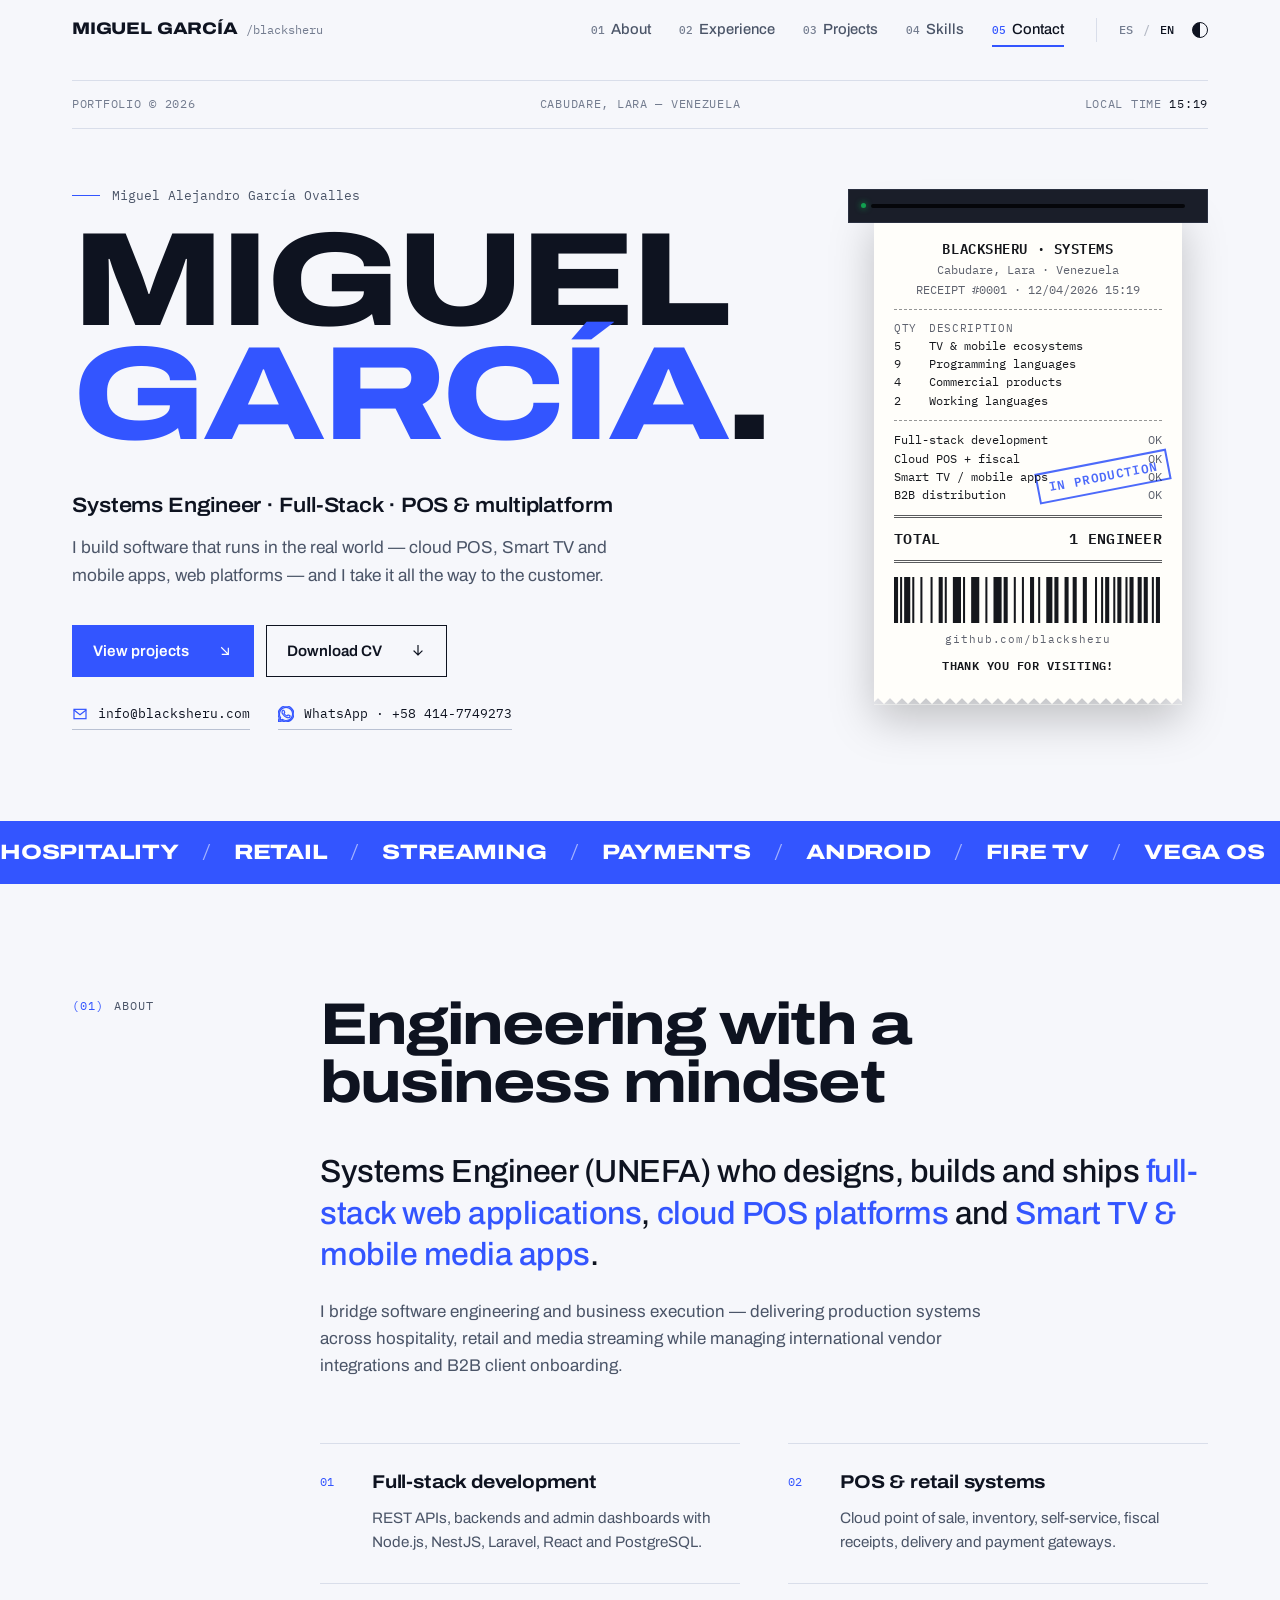
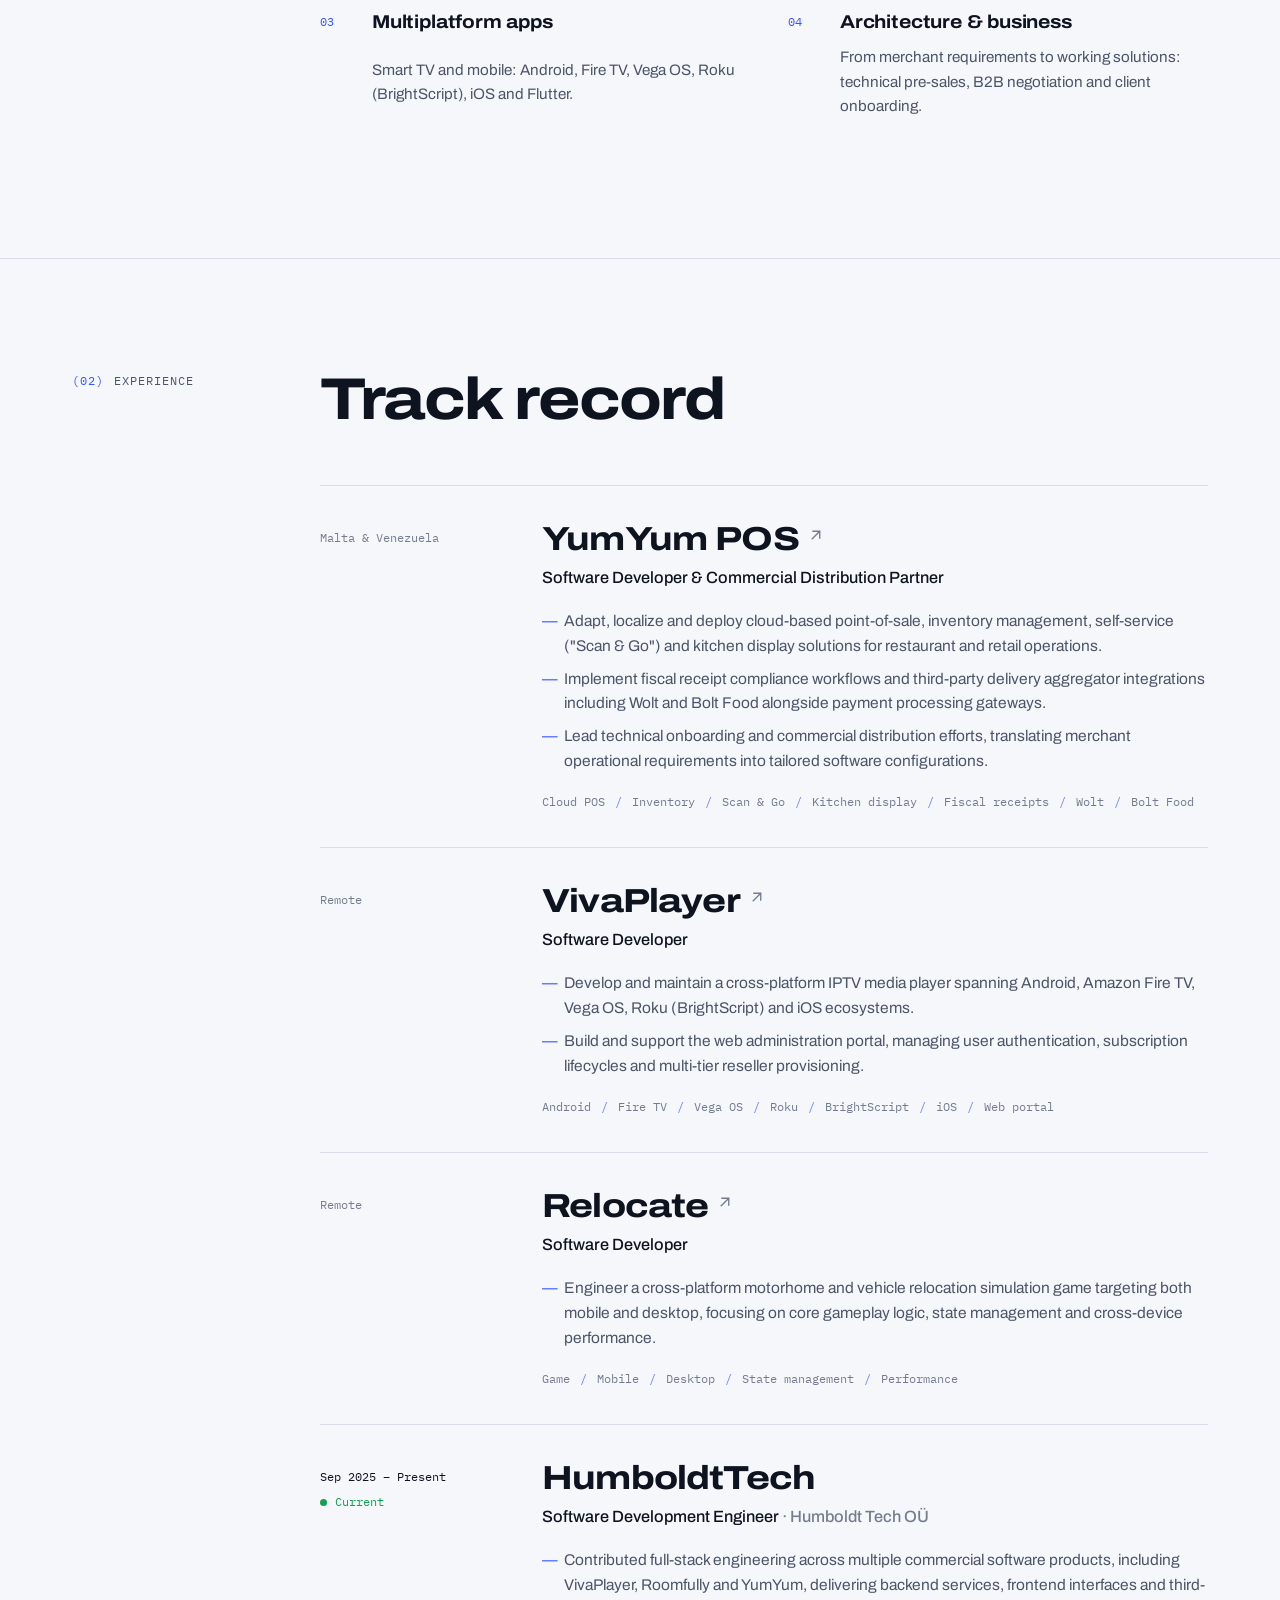
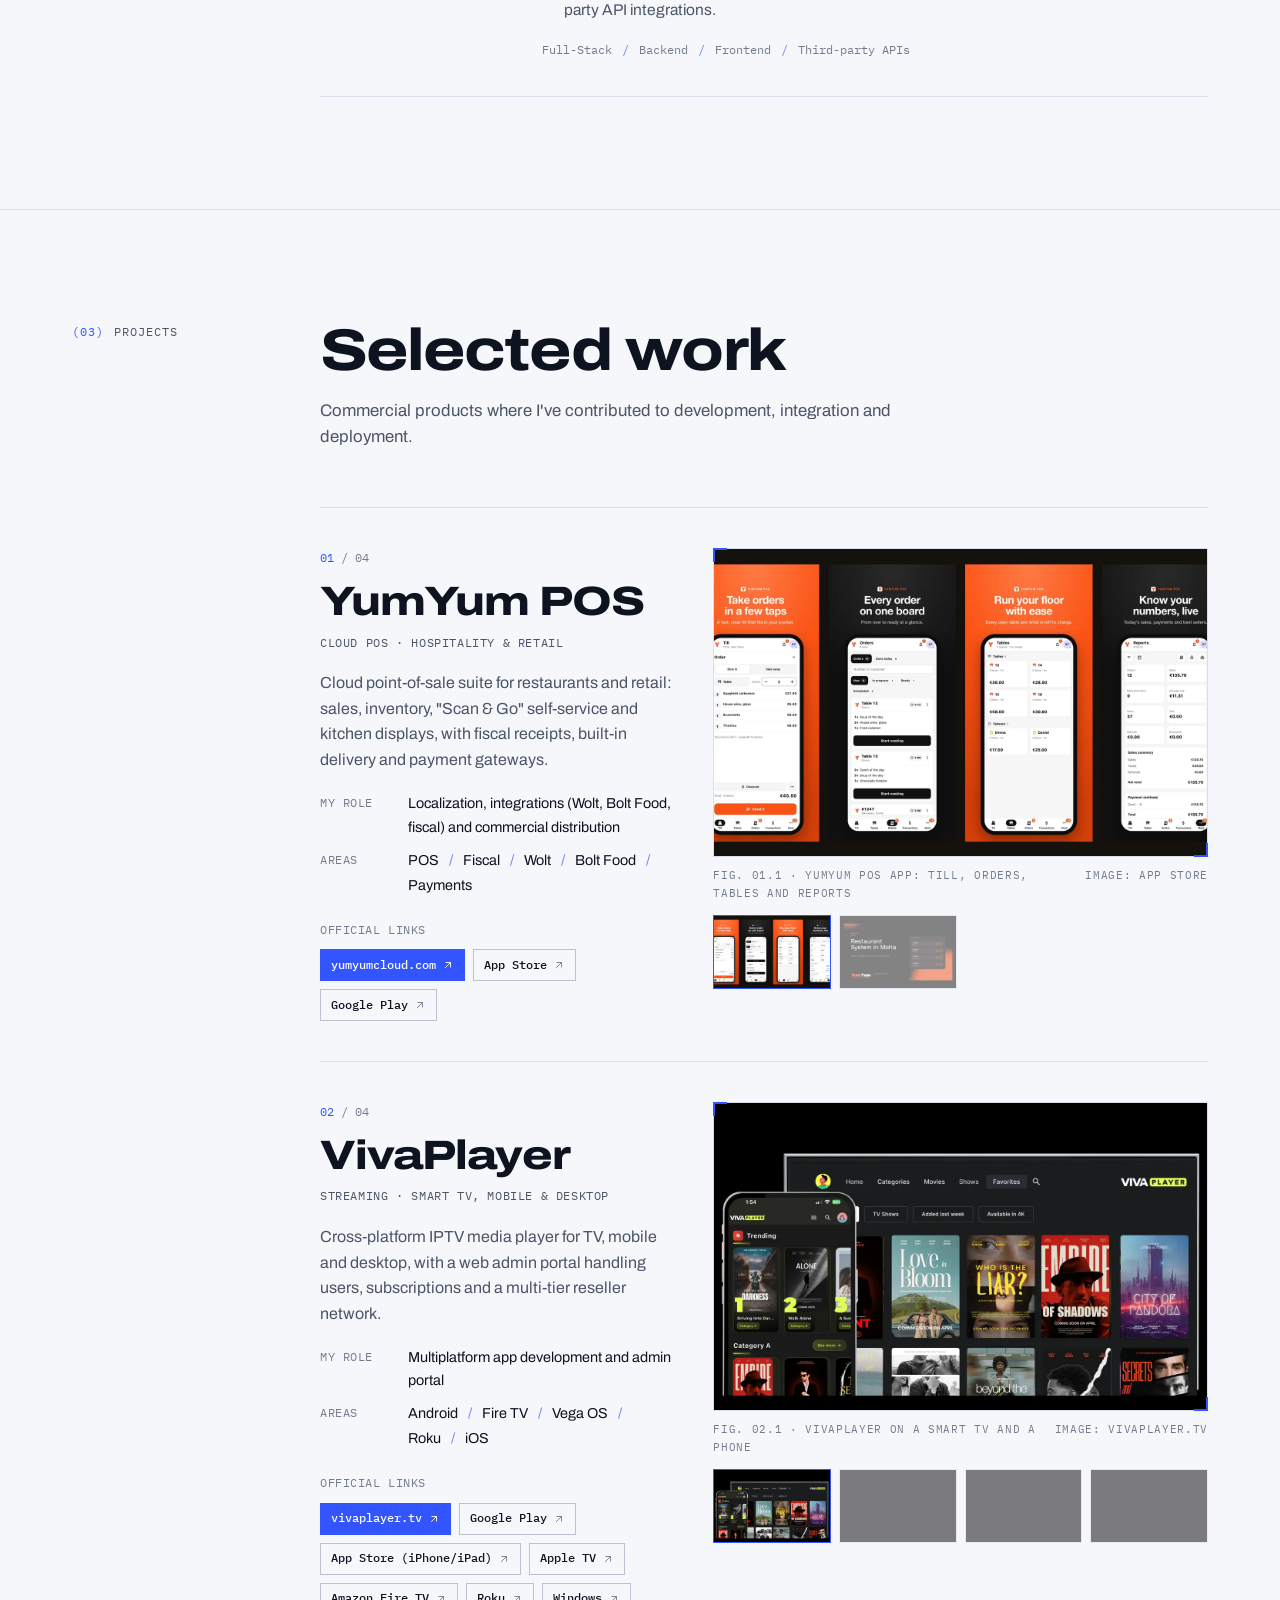
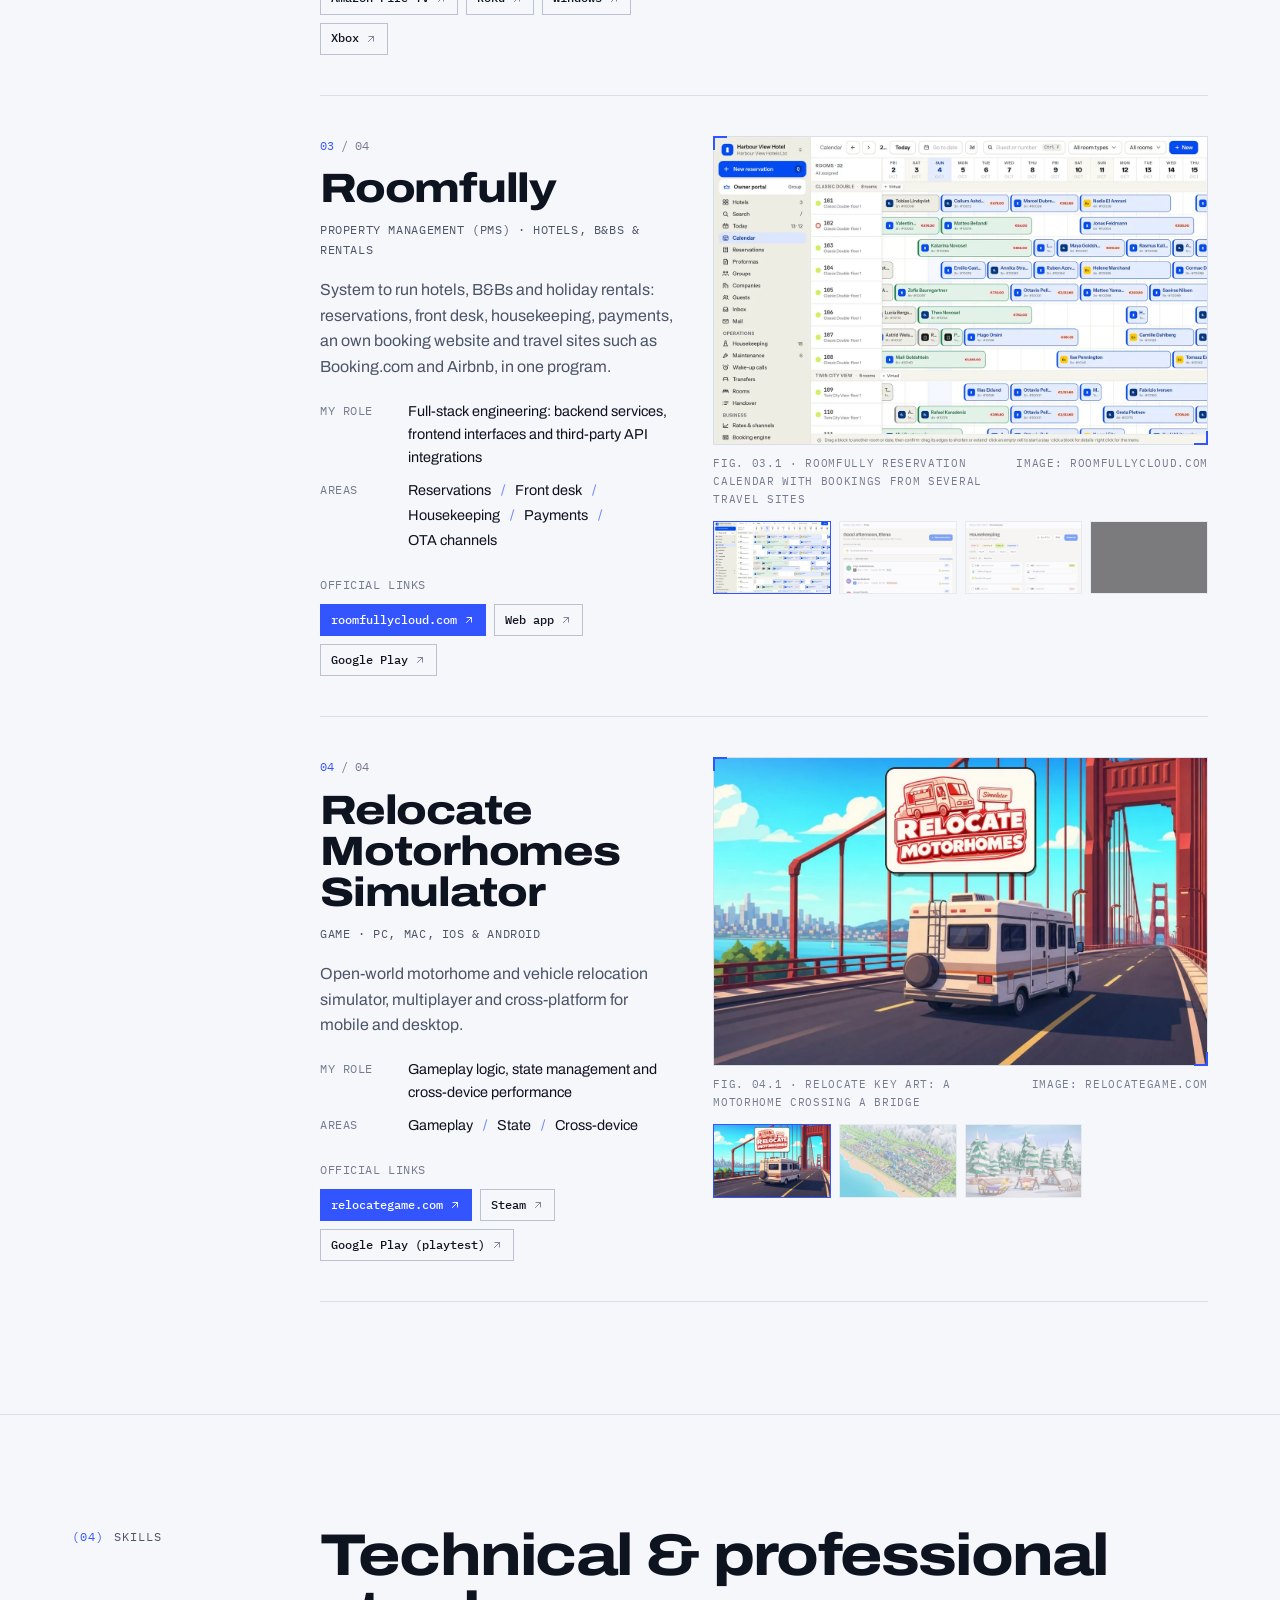
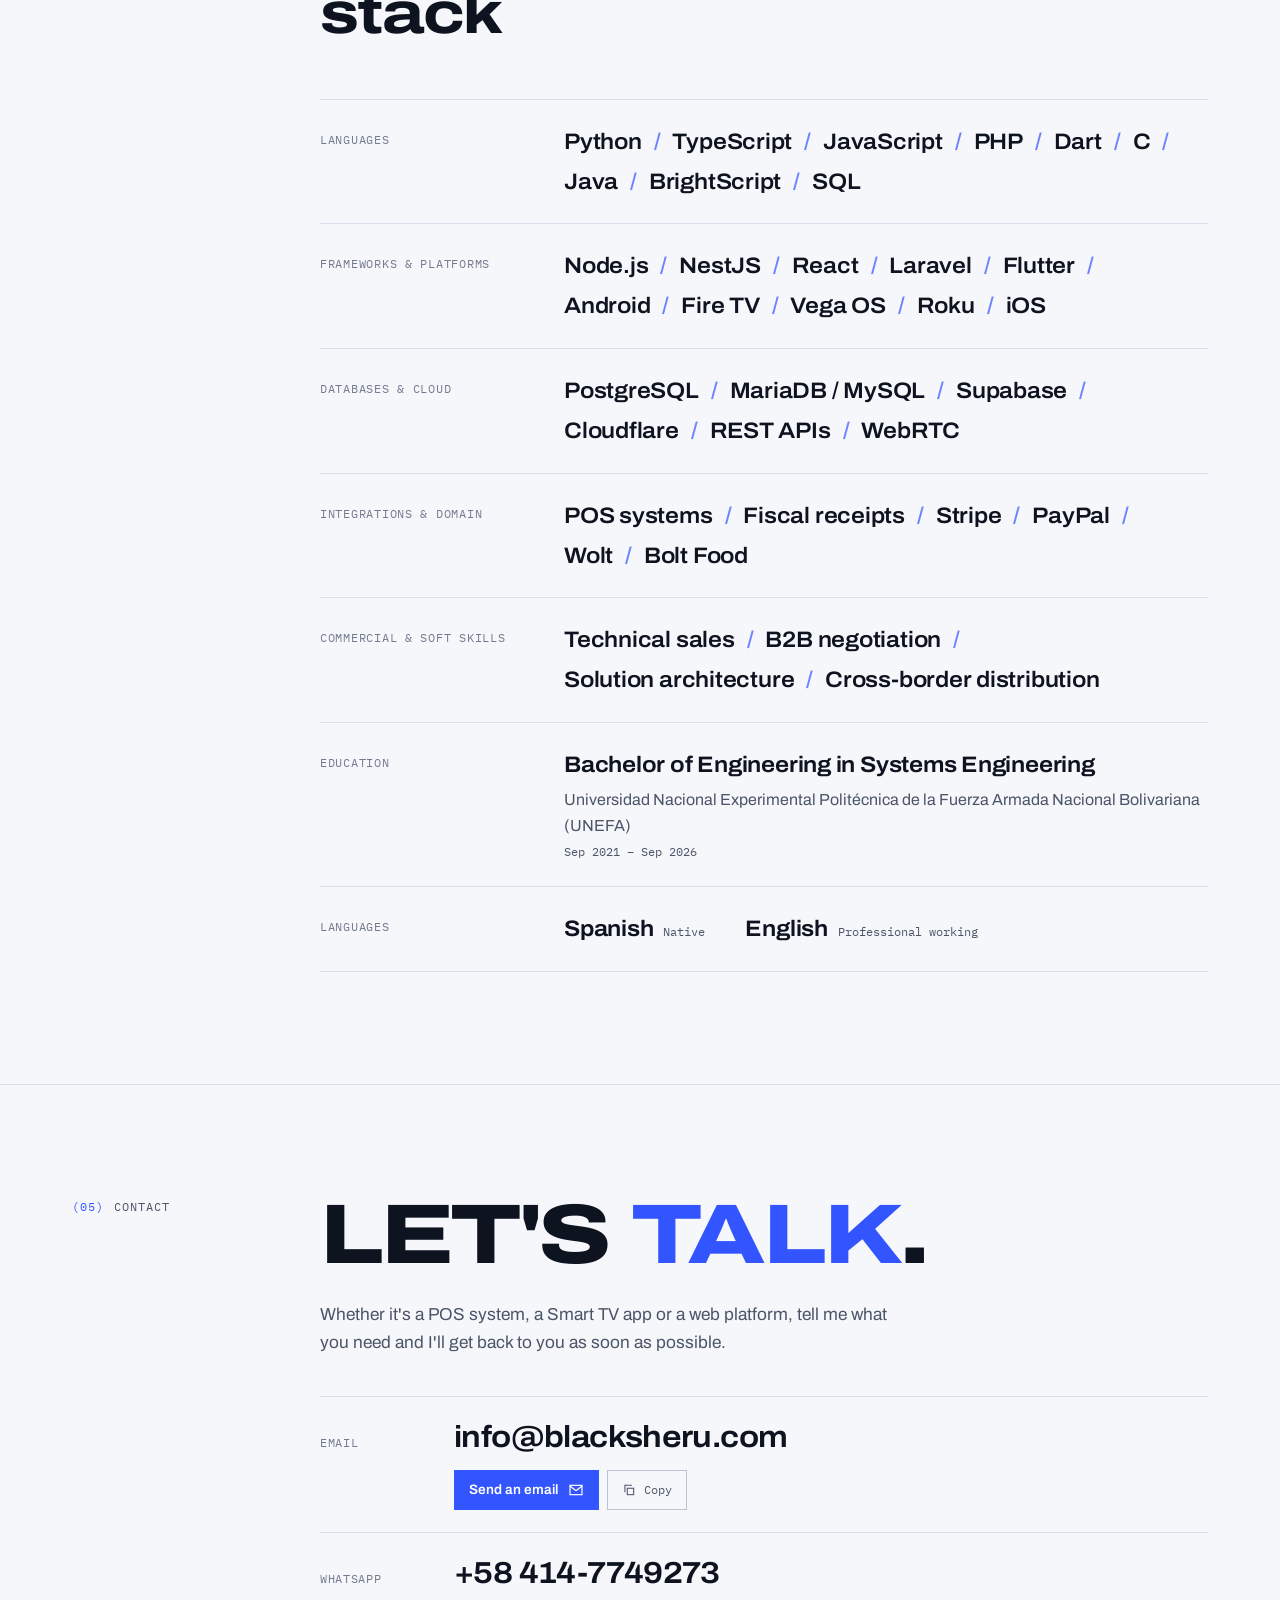
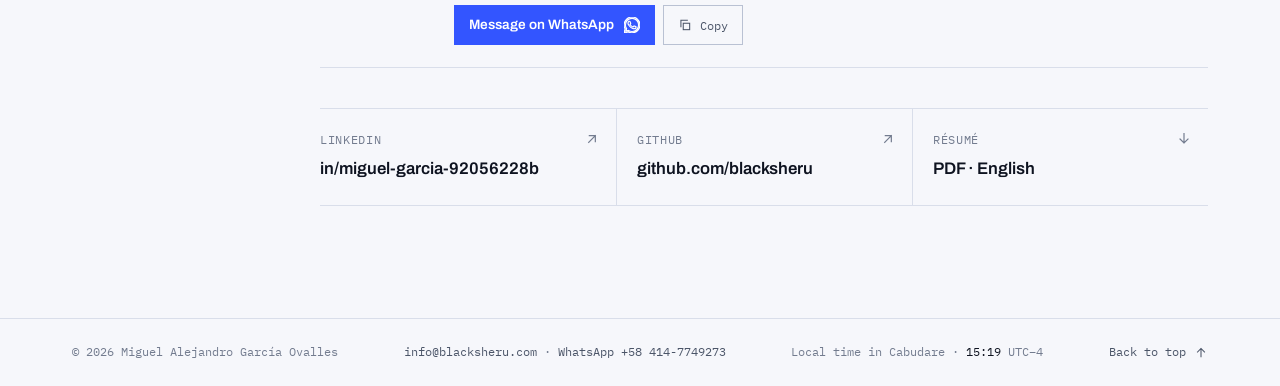
<file: public/index.html>
<!doctype html>
<html lang="en">
<head>
  <meta charset="utf-8">
  <meta name="viewport" content="width=device-width, initial-scale=1">
  <title>Miguel García — Systems Engineer &amp; Full-Stack Developer</title>
  <meta name="description" content="Portfolio of Miguel Alejandro García Ovalles: Systems Engineer, full-stack developer and POS / multiplatform solutions architect (Smart TV, mobile and web).">
  <meta name="author" content="Miguel Alejandro García Ovalles">
  <meta name="theme-color" content="#0a0c11" media="(prefers-color-scheme: dark)">
  <meta name="theme-color" content="#f6f7fb" media="(prefers-color-scheme: light)">
  <link rel="canonical" href="https://blacksheru.com/">

  <!-- Open Graph / redes sociales -->
  <meta property="og:type" content="website">
  <meta property="og:url" content="https://blacksheru.com/">
  <meta property="og:title" content="Miguel García — Systems Engineer & Full-Stack Developer">
  <meta property="og:description" content="Full-stack, cloud POS and multiplatform Smart TV / mobile solutions.">
  <meta property="og:image" content="https://blacksheru.com/assets/img/og-image.png">
  <meta property="og:locale" content="en_US">
  <meta property="og:locale:alternate" content="es_VE">
  <meta name="twitter:card" content="summary_large_image">

  <link rel="icon" href="assets/img/favicon.png" type="image/png">
  <link rel="apple-touch-icon" href="assets/img/apple-touch-icon.png">

  <link rel="preconnect" href="https://fonts.googleapis.com">
  <link rel="preconnect" href="https://fonts.gstatic.com" crossorigin>
  <link rel="stylesheet" href="https://fonts.googleapis.com/css2?family=Archivo:ital,wdth,wght@0,62..125,100..900;1,62..125,100..900&family=IBM+Plex+Mono:wght@400;500;600&display=swap">
  <link rel="stylesheet" href="assets/css/styles.css">

  <!-- Aplica el tema guardado antes de pintar para evitar parpadeos -->
  <script>
    try {
      var t = localStorage.getItem("theme");
      if (t === "light" || t === "dark") document.documentElement.setAttribute("data-theme", t);
    } catch (e) {}
  </script>

  <script type="application/ld+json">
  {
    "@context": "https://schema.org",
    "@type": "Person",
    "name": "Miguel Alejandro García Ovalles",
    "jobTitle": "Systems Engineer · Full-Stack Software Developer",
    "url": "https://blacksheru.com/",
    "email": "mailto:info@blacksheru.com",
    "telephone": "+58-414-7749273",
    "address": { "@type": "PostalAddress", "addressLocality": "Cabudare", "addressRegion": "Lara", "addressCountry": "VE" },
    "alumniOf": "Universidad Nacional Experimental Politécnica de la Fuerza Armada Nacional Bolivariana (UNEFA)",
    "knowsLanguage": ["es", "en"],
    "sameAs": ["https://github.com/blacksheru", "https://www.linkedin.com/in/miguel-garcia-92056228b"]
  }
  </script>
</head>
<body>
  <a class="skip-link" href="#main" data-i18n="a11y.skip">Skip to content</a>

  <header class="site-header" id="site-header">
    <nav class="nav container" aria-label="Main">
      <a class="brand" href="#top">
        <span class="brand-name">Miguel García</span>
        <span class="brand-handle">/blacksheru</span>
      </a>

      <ol class="nav-links" id="nav-links">
        <li><a href="#about"><span class="nav-num">01</span><span data-i18n="nav.about">About</span></a></li>
        <li><a href="#experience"><span class="nav-num">02</span><span data-i18n="nav.experience">Experience</span></a></li>
        <li><a href="#projects"><span class="nav-num">03</span><span data-i18n="nav.projects">Projects</span></a></li>
        <li><a href="#skills"><span class="nav-num">04</span><span data-i18n="nav.skills">Skills</span></a></li>
        <li><a href="#contact"><span class="nav-num">05</span><span data-i18n="nav.contact">Contact</span></a></li>
      </ol>

      <div class="nav-actions">
        <button class="text-btn lang-toggle" id="lang-toggle" type="button" data-i18n-aria="a11y.lang" aria-label="Cambiar a español">
          <span data-lang="es">ES</span><span class="sep">/</span><span data-lang="en">EN</span>
        </button>
        <button class="text-btn theme-toggle" id="theme-toggle" type="button" data-i18n-aria="a11y.theme" aria-label="Toggle light/dark theme">
          <span class="theme-dot" aria-hidden="true"></span>
        </button>
        <button class="text-btn menu-toggle" id="menu-toggle" type="button" aria-controls="nav-links" aria-expanded="false" data-i18n-aria="a11y.menu" aria-label="Open menu">
          <span class="menu-word" data-i18n="nav.menu">Menu</span>
          <span class="menu-lines" aria-hidden="true"><span></span><span></span></span>
        </button>
      </div>
    </nav>
  </header>

  <main id="main">
    <!-- ============ HERO ============ -->
    <section class="hero" id="top">
      <div class="container">
        <div class="hero-meta">
          <span><span data-i18n="hero.kicker">Portfolio</span> © <span data-year>2026</span></span>
          <span class="hide-sm" data-i18n="hero.place">Cabudare, Lara — Venezuela</span>
          <span><span data-i18n="hero.time">Local time</span> <span class="clock" data-clock>--:--</span></span>
        </div>

        <div class="hero-grid">
          <div class="hero-copy">
            <p class="hero-fullname reveal"><span data-i18n="hero.fullName">Miguel Alejandro García Ovalles</span></p>
            <h1 class="hero-name reveal" aria-label="Miguel García">
              <span class="hn-line">Miguel</span>
              <span class="hn-line hn-accent">García<span class="hn-dot">.</span></span>
            </h1>
            <p class="hero-role reveal" data-i18n="hero.role">Systems Engineer · Full-Stack · POS &amp; multiplatform</p>
            <p class="hero-lead reveal" data-i18n="hero.lead">I build software that runs in the real world — cloud POS, Smart TV and mobile apps, web platforms — and I take it all the way to the customer.</p>
            <div class="hero-ctas reveal">
              <a class="btn btn-solid" href="#projects">
                <span data-i18n="hero.ctaProjects">View projects</span>
                <svg viewBox="0 0 24 24" aria-hidden="true"><path d="M7 7l10 10M17 8v9H8"/></svg>
              </a>
              <a class="btn btn-line" href="assets/cv/Miguel-Garcia-CV-EN.pdf" download="Miguel-Garcia-CV-EN.pdf" data-cv>
                <span data-i18n="hero.ctaCv">Download CV</span>
                <svg viewBox="0 0 24 24" aria-hidden="true"><path d="M12 4v14M6 12l6 6 6-6"/></svg>
              </a>
            </div>
            <ul class="hero-contact reveal">
              <li><a href="mailto:info@blacksheru.com" data-mail><svg viewBox="0 0 24 24" aria-hidden="true"><rect x="3" y="5" width="18" height="14"/><path d="m3.5 6.5 8.5 6.5 8.5-6.5"/></svg><span>info@blacksheru.com</span></a></li>
              <li><a href="https://wa.me/584147749273" target="_blank" rel="noopener" data-wa><svg viewBox="0 0 24 24" class="fill" aria-hidden="true"><path d="M17.472 14.382c-.297-.149-1.758-.867-2.03-.967-.273-.099-.471-.148-.67.15-.197.297-.767.966-.94 1.164-.173.199-.347.223-.644.075-.297-.15-1.255-.463-2.39-1.475-.883-.788-1.48-1.761-1.653-2.059-.173-.297-.018-.458.13-.606.134-.133.298-.347.446-.52.149-.174.198-.298.298-.497.099-.198.05-.371-.025-.52-.075-.149-.669-1.612-.916-2.207-.242-.579-.487-.5-.669-.51-.173-.008-.371-.01-.57-.01-.198 0-.52.074-.792.372-.272.297-1.04 1.016-1.04 2.479 0 1.462 1.065 2.875 1.213 3.074.149.198 2.096 3.2 5.077 4.487.709.306 1.262.489 1.694.625.712.227 1.36.195 1.871.118.571-.085 1.758-.719 2.006-1.413.248-.694.248-1.289.173-1.413-.074-.124-.272-.198-.57-.347m-5.421 7.403h-.004a9.87 9.87 0 0 1-5.031-1.378l-.361-.214-3.741.982.998-3.648-.235-.374a9.86 9.86 0 0 1-1.51-5.26c.001-5.45 4.436-9.884 9.888-9.884 2.64 0 5.122 1.03 6.988 2.898a9.825 9.825 0 0 1 2.893 6.994c-.003 5.45-4.437 9.884-9.885 9.884m8.413-18.297A11.815 11.815 0 0 0 12.05 0C5.495 0 .16 5.335.157 11.892c0 2.096.547 4.142 1.588 5.945L.057 24l6.305-1.654a11.882 11.882 0 0 0 5.683 1.448h.005c6.554 0 11.89-5.335 11.893-11.893a11.821 11.821 0 0 0-3.48-8.413z"/></svg><span>WhatsApp · +58 414-7749273</span></a></li>
            </ul>
          </div>

          <div class="hero-receipt reveal" aria-hidden="true">
            <div class="printer">
              <div class="printer-body"><span class="printer-led"></span><span class="printer-slot"></span></div>
              <div class="receipt-clip">
                <div class="receipt" id="receipt"></div>
              </div>
            </div>
          </div>
        </div>
      </div>
    </section>

    <!-- ============ CINTA ============ -->
    <div class="marquee" aria-hidden="true">
      <div class="marquee-track" id="marquee"></div>
    </div>

    <!-- ============ PERFIL ============ -->
    <section class="section" id="about">
      <div class="container section-grid">
        <header class="section-label reveal"><span class="section-num">(01)</span><span data-i18n="about.label">About</span></header>
        <div class="section-body">
          <h2 class="section-title reveal" data-i18n="about.title">Engineering with a business mindset</h2>
          <p class="statement reveal" id="statement">Systems Engineer (UNEFA) who designs, builds and ships full-stack web applications, cloud POS platforms and Smart TV &amp; mobile media apps.</p>
          <p class="about-body reveal" data-i18n="about.body">I bridge software engineering and business execution — delivering production systems across hospitality, retail and media streaming while managing international vendor integrations and B2B client onboarding.</p>
          <ol class="services reveal" id="services"></ol>
        </div>
      </div>
    </section>

    <!-- ============ EXPERIENCIA ============ -->
    <section class="section" id="experience">
      <div class="container section-grid">
        <header class="section-label reveal"><span class="section-num">(02)</span><span data-i18n="experience.label">Experience</span></header>
        <div class="section-body">
          <h2 class="section-title reveal" data-i18n="experience.title">Track record</h2>
          <ol class="jobs reveal" id="jobs"></ol>
        </div>
      </div>
    </section>

    <!-- ============ PROYECTOS ============ -->
    <section class="section" id="projects">
      <div class="container section-grid">
        <header class="section-label reveal"><span class="section-num">(03)</span><span data-i18n="projects.label">Projects</span></header>
        <div class="section-body">
          <h2 class="section-title reveal" data-i18n="projects.title">Selected work</h2>
          <p class="section-intro reveal" data-i18n="projects.intro">Commercial products where I've contributed to development, integration and deployment.</p>
          <div class="projects" id="projects-list"></div>
        </div>
      </div>
    </section>

    <!-- ============ HABILIDADES ============ -->
    <section class="section" id="skills">
      <div class="container section-grid">
        <header class="section-label reveal"><span class="section-num">(04)</span><span data-i18n="skills.label">Skills</span></header>
        <div class="section-body">
          <h2 class="section-title reveal" data-i18n="skills.title">Technical &amp; professional stack</h2>
          <dl class="spec reveal" id="spec"></dl>
        </div>
      </div>
    </section>

    <!-- ============ CONTACTO ============ -->
    <section class="section contact" id="contact">
      <div class="container section-grid">
        <header class="section-label reveal"><span class="section-num">(05)</span><span data-i18n="contact.label">Contact</span></header>
        <div class="section-body">
          <h2 class="contact-title reveal" id="contact-title">Let's talk.</h2>
          <p class="contact-text reveal" data-i18n="contact.text">Whether it's a POS system, a Smart TV app or a web platform, tell me what you need and I'll get back to you as soon as possible.</p>
          <div class="contact-direct reveal">
            <div class="direct-row">
              <span class="direct-label" data-i18n="contact.email">Email</span>
              <a class="direct-value" href="mailto:info@blacksheru.com" data-mail>info@blacksheru.com</a>
              <div class="direct-actions">
                <a class="btn btn-solid btn-sm" href="mailto:info@blacksheru.com" data-mail><span data-i18n="contact.emailCta">Send an email</span><svg viewBox="0 0 24 24" aria-hidden="true"><rect x="3" y="5" width="18" height="14"/><path d="m3.5 6.5 8.5 6.5 8.5-6.5"/></svg></a>
                <button class="copy-btn" type="button" data-copy="info@blacksheru.com"><svg viewBox="0 0 24 24" aria-hidden="true"><rect x="9" y="9" width="11" height="11"/><path d="M5 15V4h11"/></svg><span class="copy-label" data-i18n="contact.copy">Copy</span></button>
              </div>
            </div>
            <div class="direct-row">
              <span class="direct-label" data-i18n="contact.phone">WhatsApp</span>
              <a class="direct-value" href="https://wa.me/584147749273" target="_blank" rel="noopener" data-wa>+58 414-7749273</a>
              <div class="direct-actions">
                <a class="btn btn-solid btn-sm" href="https://wa.me/584147749273" target="_blank" rel="noopener" data-wa><span data-i18n="contact.whatsappCta">Message on WhatsApp</span><svg viewBox="0 0 24 24" class="fill" aria-hidden="true"><path d="M17.472 14.382c-.297-.149-1.758-.867-2.03-.967-.273-.099-.471-.148-.67.15-.197.297-.767.966-.94 1.164-.173.199-.347.223-.644.075-.297-.15-1.255-.463-2.39-1.475-.883-.788-1.48-1.761-1.653-2.059-.173-.297-.018-.458.13-.606.134-.133.298-.347.446-.52.149-.174.198-.298.298-.497.099-.198.05-.371-.025-.52-.075-.149-.669-1.612-.916-2.207-.242-.579-.487-.5-.669-.51-.173-.008-.371-.01-.57-.01-.198 0-.52.074-.792.372-.272.297-1.04 1.016-1.04 2.479 0 1.462 1.065 2.875 1.213 3.074.149.198 2.096 3.2 5.077 4.487.709.306 1.262.489 1.694.625.712.227 1.36.195 1.871.118.571-.085 1.758-.719 2.006-1.413.248-.694.248-1.289.173-1.413-.074-.124-.272-.198-.57-.347m-5.421 7.403h-.004a9.87 9.87 0 0 1-5.031-1.378l-.361-.214-3.741.982.998-3.648-.235-.374a9.86 9.86 0 0 1-1.51-5.26c.001-5.45 4.436-9.884 9.888-9.884 2.64 0 5.122 1.03 6.988 2.898a9.825 9.825 0 0 1 2.893 6.994c-.003 5.45-4.437 9.884-9.885 9.884m8.413-18.297A11.815 11.815 0 0 0 12.05 0C5.495 0 .16 5.335.157 11.892c0 2.096.547 4.142 1.588 5.945L.057 24l6.305-1.654a11.882 11.882 0 0 0 5.683 1.448h.005c6.554 0 11.89-5.335 11.893-11.893a11.821 11.821 0 0 0-3.48-8.413z"/></svg></a>
                <button class="copy-btn" type="button" data-copy="+584147749273"><svg viewBox="0 0 24 24" aria-hidden="true"><rect x="9" y="9" width="11" height="11"/><path d="M5 15V4h11"/></svg><span class="copy-label" data-i18n="contact.copy">Copy</span></button>
              </div>
            </div>
          </div>
          <ul class="contact-links reveal" id="contact-links"></ul>
        </div>
      </div>
    </section>
  </main>

  <footer class="site-footer">
    <div class="container footer-inner">
      <p>© <span data-year>2026</span> Miguel Alejandro García Ovalles</p>
      <p class="footer-contact"><a href="mailto:info@blacksheru.com" data-mail>info@blacksheru.com</a> · <a href="https://wa.me/584147749273" target="_blank" rel="noopener" data-wa>WhatsApp +58 414-7749273</a></p>
      <p class="footer-time"><span data-i18n="footer.time">Local time in Cabudare</span> · <span class="clock" data-clock>--:--</span> <span class="tz">UTC−4</span></p>
      <a href="#top" class="footer-top"><span data-i18n="footer.top">Back to top</span>
        <svg viewBox="0 0 24 24" aria-hidden="true"><path d="M12 20V6M6 12l6-6 6 6"/></svg>
      </a>
    </div>
  </footer>

  <div class="quick-contact" id="quick-contact">
    <a class="qc-btn qc-primary" href="https://wa.me/584147749273" target="_blank" rel="noopener" data-wa aria-label="WhatsApp +58 414-7749273"><svg viewBox="0 0 24 24" class="fill" aria-hidden="true"><path d="M17.472 14.382c-.297-.149-1.758-.867-2.03-.967-.273-.099-.471-.148-.67.15-.197.297-.767.966-.94 1.164-.173.199-.347.223-.644.075-.297-.15-1.255-.463-2.39-1.475-.883-.788-1.48-1.761-1.653-2.059-.173-.297-.018-.458.13-.606.134-.133.298-.347.446-.52.149-.174.198-.298.298-.497.099-.198.05-.371-.025-.52-.075-.149-.669-1.612-.916-2.207-.242-.579-.487-.5-.669-.51-.173-.008-.371-.01-.57-.01-.198 0-.52.074-.792.372-.272.297-1.04 1.016-1.04 2.479 0 1.462 1.065 2.875 1.213 3.074.149.198 2.096 3.2 5.077 4.487.709.306 1.262.489 1.694.625.712.227 1.36.195 1.871.118.571-.085 1.758-.719 2.006-1.413.248-.694.248-1.289.173-1.413-.074-.124-.272-.198-.57-.347m-5.421 7.403h-.004a9.87 9.87 0 0 1-5.031-1.378l-.361-.214-3.741.982.998-3.648-.235-.374a9.86 9.86 0 0 1-1.51-5.26c.001-5.45 4.436-9.884 9.888-9.884 2.64 0 5.122 1.03 6.988 2.898a9.825 9.825 0 0 1 2.893 6.994c-.003 5.45-4.437 9.884-9.885 9.884m8.413-18.297A11.815 11.815 0 0 0 12.05 0C5.495 0 .16 5.335.157 11.892c0 2.096.547 4.142 1.588 5.945L.057 24l6.305-1.654a11.882 11.882 0 0 0 5.683 1.448h.005c6.554 0 11.89-5.335 11.893-11.893a11.821 11.821 0 0 0-3.48-8.413z"/></svg><span>WhatsApp</span></a>
    <a class="qc-btn" href="mailto:info@blacksheru.com" data-mail aria-label="Email info@blacksheru.com"><svg viewBox="0 0 24 24" aria-hidden="true"><rect x="3" y="5" width="18" height="14"/><path d="m3.5 6.5 8.5 6.5 8.5-6.5"/></svg><span>Email</span></a>
  </div>

  <script src="assets/js/content.js"></script>
  <script src="assets/js/main.js"></script>
</body>
</html>
</file>
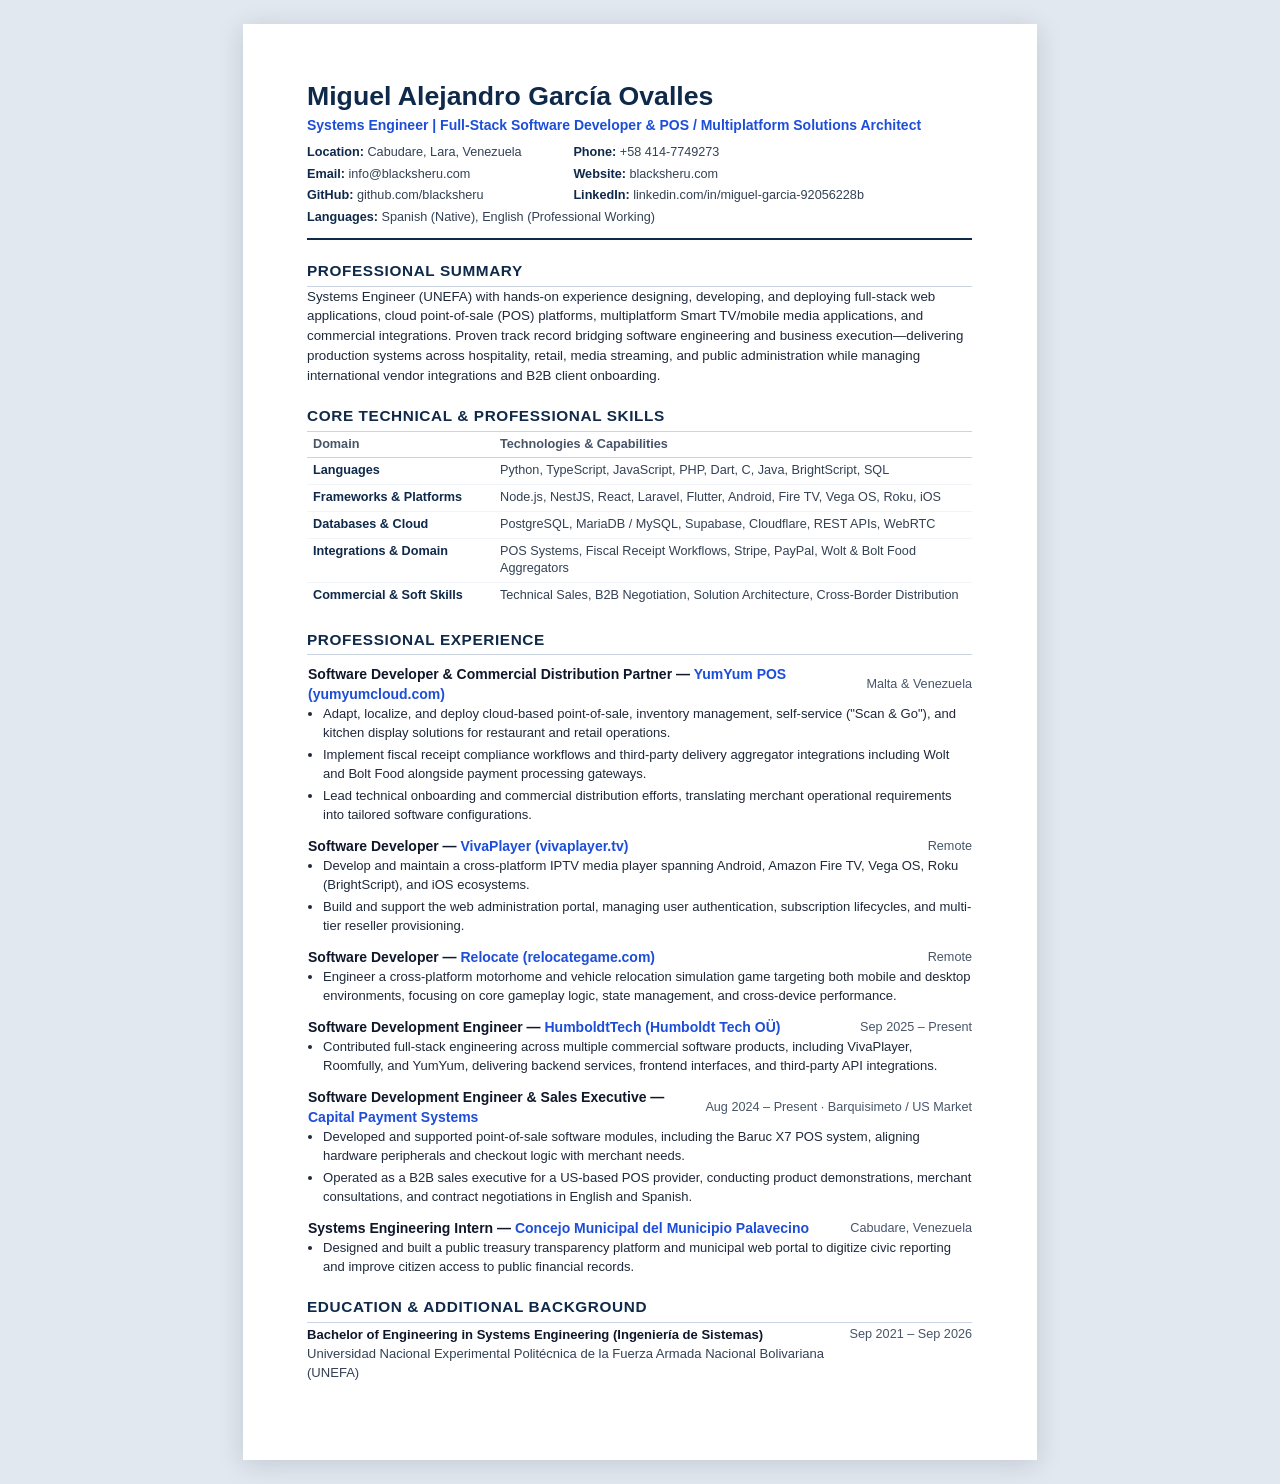
<file: cv/cv.html>
<!doctype html>
<!--
  Currículum de Miguel Alejandro García Ovalles — plantilla bilingüe (EN / ES).
  Cada texto tiene su versión en <span class="en"> y <span class="es">.
  Vista previa en el navegador: cv.html?lang=en  o  cv.html?lang=es
  Generar los PDF:  node cv/build.cjs   (ver README)
-->
<html lang="en" data-lang="en">
<head>
  <meta charset="utf-8">
  <title>Curriculum Vitae — Miguel Alejandro García Ovalles</title>
  <script>
    (function () {
      var l = new URLSearchParams(location.search).get("lang");
      if (l === "es" || l === "en") {
        document.documentElement.setAttribute("data-lang", l);
        document.documentElement.setAttribute("lang", l);
      }
      if (document.documentElement.getAttribute("data-lang") === "es") {
        document.title = "Currículum Vitae — Miguel Alejandro García Ovalles";
      }
    })();
  </script>
  <style>
    html[data-lang="en"] .es,
    html[data-lang="es"] .en {
      display: none !important;
    }

    @page {
      size: A4;
    }

    html {
      -webkit-print-color-adjust: exact;
      print-color-adjust: exact;
    }

    body {
      margin: 0;
      font-family: Arial, "Liberation Sans", Helvetica, sans-serif;
      color: #1e293b;
      background: #fff;
    }

    a {
      color: inherit;
      text-decoration: none;
    }

    /* Vista previa en pantalla con el tamaño de una hoja A4 */
    @media screen {
      body {
        background: #e2e8f0;
        padding: 24px 0;
      }
      .sheet {
        width: 665px;
        margin: 0 auto;
        padding: 57px 65px 78px 64px;
        background: #fff;
        box-shadow: 0 4px 24px rgba(15, 23, 42, 0.15);
      }
    }

    /* ---------- Cabecera ---------- */
    .cv-header {
      padding-bottom: 10px;
      border-bottom: 2px solid #0f294a;
    }

    h1 {
      margin: 0;
      font-size: 20pt;
      font-weight: bold;
      color: #0f294a;
      line-height: normal;
    }

    .headline {
      margin: 4.5px 0 0;
      font-size: 10.5pt;
      font-weight: bold;
      color: #1d4ed8;
    }

    .contact {
      margin-top: 9.5px;
      display: grid;
      grid-template-columns: 266.4px 1fr;
      font-size: 9.5pt;
      line-height: 1.7;
      color: #334155;
    }

    .contact b {
      color: #0f294a;
    }

    .contact .wide {
      grid-column: 1 / -1;
    }

    .contact a:hover {
      color: #1d4ed8;
    }

    /* ---------- Secciones ---------- */
    h2 {
      margin: 22px 0 0;
      padding-bottom: 5.5px;
      border-bottom: 1px solid #cbd5e1;
      font-size: 11.5pt;
      font-weight: bold;
      color: #0f294a;
      letter-spacing: 0.04em;
      text-transform: uppercase;
      line-height: normal;
      break-after: avoid;
    }

    .summary {
      margin: 0;
      font-size: 10pt;
      line-height: 1.48;
      color: #1e293b;
    }

    /* ---------- Habilidades ---------- */
    table {
      width: 100%;
      border-collapse: collapse;
      font-size: 9.5pt;
      line-height: 1.4;
    }

    th,
    td {
      padding: 4px 6px;
      text-align: left;
      vertical-align: top;
      border-bottom: 1px solid #f1f5f9;
    }

    th {
      color: #475569;
      border-bottom-color: #cbd5e1;
    }

    td:first-child {
      width: 175px;
      font-weight: bold;
      color: #0f294a;
    }

    td {
      color: #334155;
    }

    tr:last-child td {
      border-bottom: 0;
    }

    /* ---------- Experiencia y educación ---------- */
    .entry {
      margin-top: 12px;
      break-inside: avoid;
    }

    h2 + .entry {
      margin-top: 9px;
    }

    .entry-head {
      display: flex;
      align-items: center;
      justify-content: space-between;
      gap: 16px;
    }

    .entry-title {
      margin: 0;
      flex: 1;
      padding-left: 1px;
      font-size: 10.5pt;
      font-weight: bold;
      line-height: 20px;
      color: #0f172a;
    }

    .entry-title .org {
      color: #1d4ed8;
    }

    .meta {
      flex: none;
      font-size: 9.5pt;
      color: #475569;
      white-space: nowrap;
    }

    ul {
      margin: 0;
      padding-left: 16px;
      font-size: 9.8pt;
      line-height: 19px;
      color: #1e293b;
    }

    li + li {
      margin-top: 3px;
    }

    .edu {
      margin-top: 2px;
      display: flex;
      align-items: flex-start;
      justify-content: space-between;
      gap: 16px;
      font-size: 9.8pt;
      line-height: 19px;
      break-inside: avoid;
    }

    .edu strong {
      color: #0f172a;
    }

    .edu .school {
      display: block;
      color: #334155;
    }

    .edu .meta {
      line-height: 19px;
    }
  </style>
</head>
<body>
  <main class="sheet">
    <!-- ================= CABECERA ================= -->
    <header class="cv-header">
      <h1>Miguel Alejandro García Ovalles</h1>
      <p class="headline">
        <span class="en">Systems Engineer | Full-Stack Software Developer &amp; POS / Multiplatform Solutions Architect</span>
        <span class="es">Ingeniero de Sistemas | Desarrollador Full-Stack y Arquitecto de Soluciones POS / Multiplataforma</span>
      </p>
      <div class="contact">
        <div><b><span class="en">Location:</span><span class="es">Ubicación:</span></b> Cabudare, Lara, Venezuela</div>
        <div><b><span class="en">Phone:</span><span class="es">Teléfono:</span></b> <a href="https://wa.me/584147749273">+58 414-7749273</a></div>
        <div><b><span class="en">Email:</span><span class="es">Correo:</span></b> <a href="mailto:info@blacksheru.com">info@blacksheru.com</a></div>
        <div><b><span class="en">Website:</span><span class="es">Sitio web:</span></b>
          <a class="en" href="https://blacksheru.com/?lang=en">blacksheru.com</a><a class="es" href="https://blacksheru.com/?lang=es">blacksheru.com</a></div>
        <div><b>GitHub:</b> <a href="https://github.com/blacksheru">github.com/blacksheru</a></div>
        <div><b>LinkedIn:</b> <a href="https://www.linkedin.com/in/miguel-garcia-92056228b">linkedin.com/in/miguel-garcia-92056228b</a></div>
        <div class="wide"><b><span class="en">Languages:</span><span class="es">Idiomas:</span></b>
          <span class="en">Spanish (Native), English (Professional Working)</span><span class="es">Español (nativo), Inglés (nivel profesional)</span></div>
      </div>
    </header>

    <!-- ================= RESUMEN ================= -->
    <h2><span class="en">Professional Summary</span><span class="es">Resumen profesional</span></h2>
    <p class="summary">
      <span class="en">Systems Engineer (UNEFA) with hands-on experience designing, developing, and deploying full-stack web applications, cloud point-of-sale (POS) platforms, multiplatform Smart TV/mobile media applications, and commercial integrations. Proven track record bridging software engineering and business execution—delivering production systems across hospitality, retail, media streaming, and public administration while managing international vendor integrations and B2B client onboarding.</span>
      <span class="es">Ingeniero de Sistemas (UNEFA) con experiencia práctica en el diseño, desarrollo y despliegue de aplicaciones web full-stack, plataformas de punto de venta (POS) en la nube, aplicaciones multimedia multiplataforma para Smart TV y móvil, e integraciones comerciales. Trayectoria comprobada uniendo la ingeniería de software con la ejecución de negocio: he entregado sistemas en producción para hostelería, retail, streaming y administración pública, gestionando integraciones con proveedores internacionales y la incorporación de clientes B2B.</span>
    </p>

    <!-- ================= HABILIDADES ================= -->
    <h2><span class="en">Core Technical &amp; Professional Skills</span><span class="es">Habilidades técnicas y profesionales</span></h2>
    <table>
      <thead>
        <tr>
          <th><span class="en">Domain</span><span class="es">Área</span></th>
          <th><span class="en">Technologies &amp; Capabilities</span><span class="es">Tecnologías y capacidades</span></th>
        </tr>
      </thead>
      <tbody>
        <tr>
          <td><span class="en">Languages</span><span class="es">Lenguajes</span></td>
          <td>Python, TypeScript, JavaScript, PHP, Dart, C, Java, BrightScript, SQL</td>
        </tr>
        <tr>
          <td><span class="en">Frameworks &amp; Platforms</span><span class="es">Frameworks y plataformas</span></td>
          <td>Node.js, NestJS, React, Laravel, Flutter, Android, Fire TV, Vega OS, Roku, iOS</td>
        </tr>
        <tr>
          <td><span class="en">Databases &amp; Cloud</span><span class="es">Bases de datos y nube</span></td>
          <td><span class="en">PostgreSQL, MariaDB / MySQL, Supabase, Cloudflare, REST APIs, WebRTC</span><span class="es">PostgreSQL, MariaDB / MySQL, Supabase, Cloudflare, APIs REST, WebRTC</span></td>
        </tr>
        <tr>
          <td><span class="en">Integrations &amp; Domain</span><span class="es">Integraciones y dominio</span></td>
          <td><span class="en">POS Systems, Fiscal Receipt Workflows, Stripe, PayPal, Wolt &amp; Bolt Food Aggregators</span><span class="es">Sistemas POS, flujos de recibos fiscales, Stripe, PayPal, agregadores Wolt y Bolt Food</span></td>
        </tr>
        <tr>
          <td><span class="en">Commercial &amp; Soft Skills</span><span class="es">Comercial y habilidades blandas</span></td>
          <td><span class="en">Technical Sales, B2B Negotiation, Solution Architecture, Cross-Border Distribution</span><span class="es">Ventas técnicas, negociación B2B, arquitectura de soluciones, distribución internacional</span></td>
        </tr>
      </tbody>
    </table>

    <!-- ================= EXPERIENCIA ================= -->
    <h2><span class="en">Professional Experience</span><span class="es">Experiencia profesional</span></h2>

    <section class="entry">
      <div class="entry-head">
        <h3 class="entry-title">
          <span class="en">Software Developer &amp; Commercial Distribution Partner</span><span class="es">Desarrollador de Software y Socio de Distribución Comercial</span>
          — <a class="org" href="https://yumyumcloud.com">YumYum POS (yumyumcloud.com)</a>
        </h3>
        <span class="meta"><span class="en">Malta &amp; Venezuela</span><span class="es">Malta y Venezuela</span></span>
      </div>
      <ul>
        <li><span class="en">Adapt, localize, and deploy cloud-based point-of-sale, inventory management, self-service ("Scan &amp; Go"), and kitchen display solutions for restaurant and retail operations.</span><span class="es">Adapto, localizo y despliego soluciones en la nube de punto de venta, gestión de inventario, autoservicio («Scan &amp; Go») y pantallas de cocina para restaurantes y comercios.</span></li>
        <li><span class="en">Implement fiscal receipt compliance workflows and third-party delivery aggregator integrations including Wolt and Bolt Food alongside payment processing gateways.</span><span class="es">Implemento flujos de cumplimiento fiscal para recibos e integraciones con agregadores de delivery como Wolt y Bolt Food, junto con pasarelas de pago.</span></li>
        <li><span class="en">Lead technical onboarding and commercial distribution efforts, translating merchant operational requirements into tailored software configurations.</span><span class="es">Lidero el onboarding técnico y la distribución comercial, traduciendo los requisitos operativos de cada comercio en configuraciones de software a medida.</span></li>
      </ul>
    </section>

    <section class="entry">
      <div class="entry-head">
        <h3 class="entry-title">
          <span class="en">Software Developer</span><span class="es">Desarrollador de Software</span>
          — <a class="org" href="https://vivaplayer.tv">VivaPlayer (vivaplayer.tv)</a>
        </h3>
        <span class="meta"><span class="en">Remote</span><span class="es">Remoto</span></span>
      </div>
      <ul>
        <li><span class="en">Develop and maintain a cross-platform IPTV media player spanning Android, Amazon Fire TV, Vega OS, Roku (BrightScript), and iOS ecosystems.</span><span class="es">Desarrollo y mantengo un reproductor IPTV multiplataforma para Android, Amazon Fire TV, Vega OS, Roku (BrightScript) e iOS.</span></li>
        <li><span class="en">Build and support the web administration portal, managing user authentication, subscription lifecycles, and multi-tier reseller provisioning.</span><span class="es">Construyo y doy soporte al portal web de administración: autenticación de usuarios, ciclo de vida de suscripciones y aprovisionamiento de revendedores multinivel.</span></li>
      </ul>
    </section>

    <section class="entry">
      <div class="entry-head">
        <h3 class="entry-title">
          <span class="en">Software Developer</span><span class="es">Desarrollador de Software</span>
          — <a class="org" href="https://relocategame.com">Relocate (relocategame.com)</a>
        </h3>
        <span class="meta"><span class="en">Remote</span><span class="es">Remoto</span></span>
      </div>
      <ul>
        <li><span class="en">Engineer a cross-platform motorhome and vehicle relocation simulation game targeting both mobile and desktop environments, focusing on core gameplay logic, state management, and cross-device performance.</span><span class="es">Desarrollo un juego de simulación de reubicación de autocaravanas y vehículos para móvil y escritorio, centrado en la lógica de juego, la gestión de estado y el rendimiento entre dispositivos.</span></li>
      </ul>
    </section>

    <section class="entry">
      <div class="entry-head">
        <h3 class="entry-title">
          <span class="en">Software Development Engineer</span><span class="es">Ingeniero de Desarrollo de Software</span>
          — <span class="org">HumboldtTech (Humboldt Tech OÜ)</span>
        </h3>
        <span class="meta"><span class="en">Sep 2025 – Present</span><span class="es">Sep 2025 – Actualidad</span></span>
      </div>
      <ul>
        <li><span class="en">Contributed full-stack engineering across multiple commercial software products, including VivaPlayer, Roomfully, and YumYum, delivering backend services, frontend interfaces, and third-party API integrations.</span><span class="es">Ingeniería full-stack en varios productos comerciales, entre ellos VivaPlayer, Roomfully y YumYum: servicios backend, interfaces frontend e integraciones con APIs de terceros.</span></li>
      </ul>
    </section>

    <section class="entry">
      <div class="entry-head">
        <h3 class="entry-title">
          <span class="en">Software Development Engineer &amp; Sales Executive</span><span class="es">Ingeniero de Desarrollo de Software y Ejecutivo de Ventas</span>
          — <span class="org">Capital Payment Systems</span>
        </h3>
        <span class="meta"><span class="en">Aug 2024 – Present · Barquisimeto / US Market</span><span class="es">Ago 2024 – Actualidad · Barquisimeto / EE. UU.</span></span>
      </div>
      <ul>
        <li><span class="en">Developed and supported point-of-sale software modules, including the Baruc X7 POS system, aligning hardware peripherals and checkout logic with merchant needs.</span><span class="es">Desarrollé y di soporte a módulos de software de punto de venta, incluido el sistema POS Baruc X7, alineando periféricos de hardware y lógica de cobro con las necesidades de cada comercio.</span></li>
        <li><span class="en">Operated as a B2B sales executive for a US-based POS provider, conducting product demonstrations, merchant consultations, and contract negotiations in English and Spanish.</span><span class="es">Ejecutivo de ventas B2B para un proveedor de POS de EE. UU.: demostraciones de producto, consultoría a comercios y negociación de contratos en inglés y español.</span></li>
      </ul>
    </section>

    <section class="entry">
      <div class="entry-head">
        <h3 class="entry-title">
          <span class="en">Systems Engineering Intern</span><span class="es">Pasante de Ingeniería de Sistemas</span>
          — <span class="org">Concejo Municipal del Municipio Palavecino</span>
        </h3>
        <span class="meta">Cabudare, Venezuela</span>
      </div>
      <ul>
        <li><span class="en">Designed and built a public treasury transparency platform and municipal web portal to digitize civic reporting and improve citizen access to public financial records.</span><span class="es">Diseñé y construí una plataforma de transparencia de la tesorería pública y el portal web municipal para digitalizar la rendición de cuentas y mejorar el acceso ciudadano a los registros financieros públicos.</span></li>
      </ul>
    </section>

    <!-- ================= EDUCACIÓN ================= -->
    <h2><span class="en">Education &amp; Additional Background</span><span class="es">Educación y formación adicional</span></h2>
    <div class="edu">
      <div>
        <strong><span class="en">Bachelor of Engineering in Systems Engineering (Ingeniería de Sistemas)</span><span class="es">Ingeniería de Sistemas</span></strong>
        <span class="school">Universidad Nacional Experimental Politécnica de la Fuerza Armada Nacional Bolivariana (UNEFA)</span>
      </div>
      <span class="meta">Sep 2021 – Sep 2026</span>
    </div>
  </main>
</body>
</html>
</file>
<file: public/assets/css/styles.css>
/* =========================================================
   Portafolio — Miguel Alejandro García Ovalles
   Estilo editorial / técnico. Paleta: casi negro + azul-violeta + cian.
   ========================================================= */

/* ---------- Tokens: tema claro ---------- */
:root {
  --bg: #f6f7fb;
  --bg-alt: #eef1f7;
  --surface: #ffffff;
  --surface-2: #e9edf5;
  --border: #d9deea;
  --border-strong: #b9c1d3;
  --text: #0e1320;
  --text-muted: #4b5568;
  --text-subtle: #737c8f;

  --accent: #3355ff;
  --accent-strong: #2340e0;
  --accent-2: #0891b2;
  --accent-soft: rgba(51, 85, 255, 0.08);
  --accent-soft-strong: rgba(51, 85, 255, 0.16);
  --on-accent: #ffffff;
  --green: #12a150;

  /* Ticket impreso (siempre en papel claro) */
  --paper: #fffefa;
  --ink: #15171c;
  --ink-muted: #5e626e;
  --stamp: #3355ff;
  --printer: #1a1e29;
  --printer-edge: #2a3040;

  /* Ilustraciones */
  --fig-bg: #f0f3f9;
  --fig-dot: rgba(14, 19, 32, 0.12);
  --art-panel: #ffffff;
  --art-stroke: #8d97ad;
  --art-muted: #dfe4ee;
  --art-line: #a3acbf;
  --art-chip: #ffd06b;

  --sun: none;
  --moon: block;

  --font-sans: "Archivo", system-ui, -apple-system, "Segoe UI", Roboto, sans-serif;
  --font-mono: "IBM Plex Mono", ui-monospace, SFMono-Regular, Menlo, Consolas, monospace;

  --header-h: 60px;
  --container: 1200px;
  --label-col: 200px;

  color-scheme: light;
}

/* ---------- Tokens: tema oscuro ---------- */
@media (prefers-color-scheme: dark) {
  :root:not([data-theme="light"]) {
    --bg: #0a0c11;
    --bg-alt: #0e1118;
    --surface: #12151d;
    --surface-2: #181c26;
    --border: #1f2431;
    --border-strong: #343b4f;
    --text: #e9ecf3;
    --text-muted: #a3abbc;
    --text-subtle: #6f788c;

    --accent: #7d93ff;
    --accent-strong: #9caeff;
    --accent-2: #22d3ee;
    --accent-soft: rgba(125, 147, 255, 0.1);
    --accent-soft-strong: rgba(125, 147, 255, 0.2);
    --on-accent: #0a0c11;
    --green: #3ddc97;

    --paper: #e8e6df;
    --printer: #161a24;
    --printer-edge: #2b3244;

    --fig-bg: #0e1118;
    --fig-dot: rgba(255, 255, 255, 0.07);
    --art-panel: #12151d;
    --art-stroke: #4d5770;
    --art-muted: #1f2533;
    --art-line: #4b5469;
    --art-chip: #ffd479;

    color-scheme: dark;
  }
}

:root[data-theme="dark"] {
  --bg: #0a0c11;
  --bg-alt: #0e1118;
  --surface: #12151d;
  --surface-2: #181c26;
  --border: #1f2431;
  --border-strong: #343b4f;
  --text: #e9ecf3;
  --text-muted: #a3abbc;
  --text-subtle: #6f788c;

  --accent: #7d93ff;
  --accent-strong: #9caeff;
  --accent-2: #22d3ee;
  --accent-soft: rgba(125, 147, 255, 0.1);
  --accent-soft-strong: rgba(125, 147, 255, 0.2);
  --on-accent: #0a0c11;
  --green: #3ddc97;

  --paper: #e8e6df;
  --printer: #161a24;
  --printer-edge: #2b3244;

  --fig-bg: #0e1118;
  --fig-dot: rgba(255, 255, 255, 0.07);
  --art-panel: #12151d;
  --art-stroke: #4d5770;
  --art-muted: #1f2533;
  --art-line: #4b5469;
  --art-chip: #ffd479;

  color-scheme: dark;
}

/* ---------- Base ---------- */
*,
*::before,
*::after {
  box-sizing: border-box;
}

html {
  scroll-behavior: smooth;
  scroll-padding-top: calc(var(--header-h) + 8px);
  -webkit-text-size-adjust: 100%;
}

html.no-scroll {
  overflow: hidden;
}

body {
  margin: 0;
  background: var(--bg);
  color: var(--text);
  font-family: var(--font-sans);
  font-size: 16px;
  line-height: 1.6;
  -webkit-font-smoothing: antialiased;
  -moz-osx-font-smoothing: grayscale;
  overflow-x: hidden;
}

img,
svg {
  display: block;
  max-width: 100%;
}

a {
  color: inherit;
  text-decoration: none;
}

h1,
h2,
h3,
p,
dl,
dd,
figure {
  margin: 0;
}

ul,
ol {
  margin: 0;
  padding: 0;
  list-style: none;
}

button {
  font: inherit;
  color: inherit;
  background: none;
  border: 0;
  padding: 0;
  cursor: pointer;
}

em {
  font-style: normal;
  color: var(--accent);
}

::selection {
  background: var(--accent);
  color: var(--on-accent);
}

:focus-visible {
  outline: 2px solid var(--accent);
  outline-offset: 3px;
}

svg[viewBox="0 0 24 24"] {
  width: 16px;
  height: 16px;
  flex: none;
  fill: none;
  stroke: currentColor;
  stroke-width: 1.8;
  stroke-linecap: square;
  stroke-linejoin: miter;
}

.container {
  width: 100%;
  max-width: var(--container);
  margin: 0 auto;
  padding: 0 32px;
}

.skip-link {
  position: absolute;
  left: 16px;
  top: -60px;
  z-index: 100;
  padding: 10px 16px;
  background: var(--accent);
  color: var(--on-accent);
  font-weight: 600;
}

.skip-link:focus {
  top: 12px;
}

/* ---------- Header ---------- */
.site-header {
  position: fixed;
  inset: 0 0 auto 0;
  z-index: 50;
  height: var(--header-h);
  background: var(--bg);
  border-bottom: 1px solid transparent;
  transition: border-color 0.3s ease;
}

.site-header.is-scrolled,
.site-header.menu-open {
  border-bottom-color: var(--border);
}

.nav {
  height: 100%;
  display: flex;
  align-items: center;
  gap: 32px;
}

.brand {
  display: inline-flex;
  align-items: baseline;
  gap: 8px;
  margin-right: auto;
  white-space: nowrap;
}

.brand-name {
  font-weight: 800;
  font-stretch: 118%;
  font-size: 1.05rem;
  letter-spacing: -0.01em;
  text-transform: uppercase;
}

.brand-handle {
  font-family: var(--font-mono);
  font-size: 0.78rem;
  color: var(--text-subtle);
}

.nav-links {
  display: flex;
  align-items: center;
  gap: 28px;
}

.nav-links a {
  position: relative;
  display: inline-flex;
  align-items: baseline;
  gap: 6px;
  padding: 6px 0;
  font-size: 0.92rem;
  font-weight: 500;
  color: var(--text-muted);
  transition: color 0.2s ease;
}

.nav-num {
  font-family: var(--font-mono);
  font-size: 0.68rem;
  color: var(--text-subtle);
  transition: color 0.2s ease;
}

.nav-links a::after {
  content: "";
  position: absolute;
  left: 0;
  right: 0;
  bottom: 0;
  height: 2px;
  background: var(--accent);
  transform: scaleX(0);
  transform-origin: left;
  transition: transform 0.3s cubic-bezier(0.2, 0.7, 0.2, 1);
}

.nav-links a:hover,
.nav-links a.is-active {
  color: var(--text);
}

.nav-links a:hover .nav-num,
.nav-links a.is-active .nav-num {
  color: var(--accent);
}

.nav-links a.is-active::after {
  transform: scaleX(1);
}

.nav-actions {
  display: flex;
  align-items: center;
  gap: 18px;
  padding-left: 22px;
  border-left: 1px solid var(--border);
  height: 24px;
}

.text-btn {
  display: inline-flex;
  align-items: center;
  gap: 8px;
  font-family: var(--font-mono);
  font-size: 0.78rem;
  font-weight: 500;
  color: var(--text-subtle);
  min-height: 32px;
}

.lang-toggle .sep {
  margin: 0 2px;
  opacity: 0.5;
}

.lang-toggle [data-lang] {
  transition: color 0.2s ease;
}

.lang-toggle [data-lang].is-active {
  color: var(--text);
}

.lang-toggle:hover [data-lang]:not(.is-active) {
  color: var(--accent);
}

.theme-dot {
  width: 16px;
  height: 16px;
  border-radius: 50%;
  border: 1.5px solid var(--text);
  background: linear-gradient(90deg, var(--text) 50%, transparent 50%);
  transition: transform 0.5s cubic-bezier(0.2, 0.7, 0.2, 1);
}

:root[data-theme="dark"] .theme-dot {
  transform: rotate(180deg);
}

@media (prefers-color-scheme: dark) {
  :root:not([data-theme="light"]) .theme-dot {
    transform: rotate(180deg);
  }
}

.theme-toggle:hover .theme-dot {
  border-color: var(--accent);
  background: linear-gradient(90deg, var(--accent) 50%, transparent 50%);
}

.menu-toggle {
  display: none;
  color: var(--text);
}

.menu-lines {
  position: relative;
  width: 20px;
  height: 10px;
}

.menu-lines span {
  position: absolute;
  left: 0;
  right: 0;
  height: 1.5px;
  background: currentColor;
  transition: transform 0.3s ease, top 0.3s ease;
}

.menu-lines span:first-child {
  top: 0;
}

.menu-lines span:last-child {
  top: 8.5px;
}

.menu-open .menu-lines span:first-child {
  top: 4.25px;
  transform: rotate(45deg);
}

.menu-open .menu-lines span:last-child {
  top: 4.25px;
  transform: rotate(-45deg);
}

/* ---------- Botones ---------- */
.btn {
  display: inline-flex;
  align-items: center;
  justify-content: space-between;
  gap: 28px;
  height: 52px;
  padding: 0 20px;
  border: 1.5px solid var(--text);
  font-weight: 600;
  font-size: 0.95rem;
  white-space: nowrap;
  transition: background-color 0.2s ease, color 0.2s ease, border-color 0.2s ease;
}

.btn svg {
  transition: transform 0.25s ease;
}

.btn-solid {
  background: var(--accent);
  border-color: var(--accent);
  color: var(--on-accent);
}

.btn-solid:hover {
  background: var(--text);
  border-color: var(--text);
  color: var(--bg);
}

.btn-solid:hover svg {
  transform: translate(2px, 2px);
}

.btn-line:hover {
  background: var(--text);
  color: var(--bg);
}

.btn-line:hover svg {
  transform: translateY(2px);
}

/* ---------- Hero ---------- */
.hero {
  padding-top: calc(var(--header-h) + 20px);
}

.hero-meta {
  display: flex;
  justify-content: space-between;
  gap: 16px;
  padding: 14px 0;
  border-top: 1px solid var(--border);
  border-bottom: 1px solid var(--border);
  font-family: var(--font-mono);
  font-size: 0.74rem;
  text-transform: uppercase;
  letter-spacing: 0.06em;
  color: var(--text-subtle);
}

.clock {
  color: var(--text);
  font-variant-numeric: tabular-nums;
}

.hero-grid {
  display: grid;
  grid-template-columns: minmax(0, 1fr) 360px;
  gap: 64px;
  padding: 56px 0 88px;
  align-items: start;
}

.hero-fullname {
  font-family: var(--font-mono);
  font-size: 0.82rem;
  color: var(--text-muted);
  display: flex;
  align-items: center;
  gap: 12px;
}

.hero-fullname::before {
  content: "";
  width: 28px;
  height: 1.5px;
  background: var(--accent);
}

.hero-name {
  margin-top: 18px;
  display: flex;
  flex-direction: column;
  font-weight: 800;
  font-stretch: 125%;
  font-size: clamp(3.4rem, 10.4vw, 8.4rem);
  line-height: 0.86;
  letter-spacing: -0.035em;
  text-transform: uppercase;
}

.hn-accent {
  color: var(--accent);
}

.hn-dot {
  color: var(--text);
}

.hero-role {
  margin-top: 36px;
  font-weight: 600;
  font-stretch: 110%;
  font-size: clamp(1.05rem, 1.7vw, 1.3rem);
  letter-spacing: -0.005em;
}

.hero-lead {
  margin-top: 12px;
  max-width: 34em;
  font-size: 1.08rem;
  color: var(--text-muted);
}

.hero-ctas {
  margin-top: 36px;
  display: flex;
  flex-wrap: wrap;
  gap: 12px;
}

.hero-contact {
  margin-top: 26px;
  display: flex;
  flex-wrap: wrap;
  gap: 12px 28px;
  font-family: var(--font-mono);
  font-size: 0.84rem;
}

.hero-contact a {
  display: inline-flex;
  align-items: center;
  gap: 10px;
  padding-bottom: 4px;
  border-bottom: 1px solid var(--border-strong);
  color: var(--text);
  overflow-wrap: anywhere;
  transition: color 0.2s ease, border-color 0.2s ease;
}

.hero-contact svg {
  width: 16px;
  height: 16px;
  color: var(--accent);
}

.hero-contact a:hover {
  color: var(--accent);
  border-color: var(--accent);
}

/* ---------- Ticket impreso ---------- */
.hero-receipt {
  padding-top: 4px;
}

.printer {
  position: relative;
  width: 100%;
  max-width: 360px;
  margin: 0 auto;
}

.printer-body {
  position: relative;
  z-index: 2;
  height: 34px;
  background: var(--printer);
  border: 1px solid var(--printer-edge);
  display: flex;
  align-items: center;
  justify-content: center;
  box-shadow: 0 14px 28px -18px rgba(0, 0, 0, 0.6);
}

.printer-slot {
  width: calc(100% - 44px);
  height: 4px;
  background: #05060a;
  border-radius: 2px;
}

.printer-led {
  position: absolute;
  left: 12px;
  top: 50%;
  width: 5px;
  height: 5px;
  margin-top: -2.5px;
  border-radius: 50%;
  background: var(--green);
  box-shadow: 0 0 6px var(--green);
}

.receipt-clip {
  position: relative;
  z-index: 1;
  margin: -16px 26px 0;
  padding-bottom: 28px;
  overflow: hidden;
  filter: drop-shadow(0 18px 22px rgba(0, 0, 0, 0.22));
}

.receipt {
  --tooth: 12px;
  position: relative;
  padding: 30px 20px 30px;
  background: var(--paper);
  color: var(--ink);
  font-family: var(--font-mono);
  font-size: 0.74rem;
  line-height: 1.55;
  -webkit-mask: conic-gradient(from -45deg at bottom, #0000, #000 1deg 89deg, #0000 90deg) bottom / var(--tooth) 100%;
  mask: conic-gradient(from -45deg at bottom, #0000, #000 1deg 89deg, #0000 90deg) bottom / var(--tooth) 100%;
}

.print-receipt .receipt {
  animation: print 2.4s steps(24, end) 0.35s both;
}

@keyframes print {
  from {
    transform: translateY(-100%);
  }
  to {
    transform: translateY(0);
  }
}

.r-head {
  display: flex;
  flex-direction: column;
  align-items: center;
  text-align: center;
  gap: 1px;
}

.r-head strong {
  font-size: 0.86rem;
  font-weight: 600;
  letter-spacing: 0.04em;
  margin-bottom: 2px;
}

.r-head span {
  color: var(--ink-muted);
}

.r-rule {
  margin: 10px 0;
  border-top: 1.5px dashed rgba(21, 23, 28, 0.45);
}

.r-double {
  border-top: 3px double rgba(21, 23, 28, 0.7);
}

.r-row {
  display: grid;
  grid-template-columns: 5ch minmax(0, 1fr);
}

.r-th {
  color: var(--ink-muted);
  font-size: 0.68rem;
  letter-spacing: 0.06em;
}

.r-line {
  display: flex;
  justify-content: space-between;
  gap: 8px;
}

.r-line span:last-child {
  color: var(--ink-muted);
}

.r-total {
  display: flex;
  justify-content: space-between;
  font-size: 0.92rem;
  font-weight: 600;
  letter-spacing: 0.02em;
}

.r-barcode {
  margin-top: 14px;
  height: 46px;
}

.r-barcode svg {
  width: 100%;
  height: 100%;
  fill: var(--ink);
}

.r-foot {
  margin-top: 8px;
  display: flex;
  flex-direction: column;
  align-items: center;
  text-align: center;
}

.r-foot span {
  color: var(--ink-muted);
  font-size: 0.68rem;
  letter-spacing: 0.08em;
}

.r-foot strong {
  margin-top: 8px;
  font-weight: 600;
  letter-spacing: 0.04em;
}

.r-stamp {
  position: absolute;
  right: 12px;
  top: 51%;
  padding: 4px 10px;
  border: 2px solid var(--stamp);
  color: var(--stamp);
  font-weight: 600;
  font-size: 0.78rem;
  letter-spacing: 0.12em;
  transform: rotate(-11deg);
  opacity: 0.88;
  mix-blend-mode: multiply;
  pointer-events: none;
}

/* ---------- Cinta ---------- */
.marquee {
  overflow: hidden;
  background: var(--accent);
  color: var(--on-accent);
  border-top: 1px solid var(--accent);
  border-bottom: 1px solid var(--accent);
}

.marquee-track {
  display: flex;
  width: max-content;
  animation: marquee 48s linear infinite;
}

.mq-group {
  display: flex;
  align-items: center;
  flex: none;
}

.mq-item {
  padding: 14px 0;
  font-weight: 800;
  font-stretch: 125%;
  font-size: 1.3rem;
  letter-spacing: -0.01em;
  text-transform: uppercase;
  white-space: nowrap;
}

.mq-sep {
  padding: 0 22px;
  font-family: var(--font-mono);
  font-size: 1.1rem;
  opacity: 0.55;
}

.marquee:hover .marquee-track {
  animation-play-state: paused;
}

@keyframes marquee {
  to {
    transform: translateX(-50%);
  }
}

/* ---------- Secciones ---------- */
.section {
  padding: 112px 0;
  border-bottom: 1px solid var(--border);
}

.section-grid {
  display: grid;
  grid-template-columns: var(--label-col) minmax(0, 1fr);
  gap: 48px;
}

.section-label {
  position: sticky;
  top: calc(var(--header-h) + 32px);
  align-self: start;
  display: flex;
  align-items: baseline;
  gap: 10px;
  font-family: var(--font-mono);
  font-size: 0.78rem;
  text-transform: uppercase;
  letter-spacing: 0.08em;
  color: var(--text-muted);
}

.section-num {
  color: var(--accent);
}

.section-title {
  font-weight: 750;
  font-stretch: 118%;
  font-size: clamp(2.1rem, 4.6vw, 3.8rem);
  line-height: 0.98;
  letter-spacing: -0.03em;
  max-width: 14em;
}

.section-intro {
  margin-top: 18px;
  max-width: 38em;
  color: var(--text-muted);
  font-size: 1.05rem;
}

/* ---------- Perfil ---------- */
.statement {
  margin-top: 40px;
  max-width: 30em;
  font-weight: 500;
  font-size: clamp(1.35rem, 2.5vw, 2rem);
  line-height: 1.3;
  letter-spacing: -0.015em;
}

.about-body {
  margin-top: 22px;
  max-width: 40em;
  font-size: 1.06rem;
  color: var(--text-muted);
}

.services {
  margin-top: 64px;
  display: grid;
  grid-template-columns: repeat(2, minmax(0, 1fr));
  column-gap: 48px;
  counter-reset: svc;
}

.services li {
  display: grid;
  grid-template-columns: 44px minmax(0, 1fr);
  column-gap: 8px;
  padding: 24px 0 28px;
  border-top: 1px solid var(--border);
  transition: border-color 0.3s ease;
}

.services li:hover {
  border-top-color: var(--accent);
}

.svc-num {
  grid-row: span 2;
  font-family: var(--font-mono);
  font-size: 0.78rem;
  color: var(--accent);
  padding-top: 4px;
}

.services h3 {
  font-weight: 700;
  font-stretch: 112%;
  font-size: 1.16rem;
  letter-spacing: -0.01em;
}

.services p {
  margin-top: 8px;
  color: var(--text-muted);
  font-size: 0.95rem;
}

/* ---------- Experiencia ---------- */
.jobs {
  margin-top: 56px;
  border-bottom: 1px solid var(--border);
}

.job {
  display: grid;
  grid-template-columns: 190px minmax(0, 1fr);
  gap: 32px;
  padding: 36px 0;
  border-top: 1px solid var(--border);
}

.job-when {
  display: flex;
  flex-direction: column;
  gap: 6px;
  padding-top: 6px;
  font-family: var(--font-mono);
  font-size: 0.76rem;
  color: var(--text-subtle);
}

.job-period {
  color: var(--text);
}

.job-live {
  display: inline-flex;
  align-items: center;
  gap: 8px;
  color: var(--green);
}

.live-dot {
  width: 7px;
  height: 7px;
  border-radius: 50%;
  background: var(--green);
  animation: pulse 2.2s ease-out infinite;
}

@keyframes pulse {
  0% {
    box-shadow: 0 0 0 0 color-mix(in srgb, var(--green) 55%, transparent);
  }
  70%,
  100% {
    box-shadow: 0 0 0 7px transparent;
  }
}

.job-company {
  font-weight: 750;
  font-stretch: 118%;
  font-size: clamp(1.5rem, 2.6vw, 2.1rem);
  line-height: 1.05;
  letter-spacing: -0.025em;
}

.job-company a {
  display: inline-flex;
  align-items: flex-start;
  gap: 8px;
  transition: color 0.2s ease;
}

.job-company a svg {
  width: 18px;
  height: 18px;
  margin-top: 4px;
  color: var(--text-subtle);
  transition: transform 0.25s ease, color 0.2s ease;
}

.job-company a:hover {
  color: var(--accent);
}

.job-company a:hover svg {
  color: var(--accent);
  transform: translate(2px, -2px);
}

.job-role {
  margin-top: 8px;
  font-weight: 500;
  font-size: 1.02rem;
}

.job-note {
  color: var(--text-subtle);
}

.job-bullets {
  margin-top: 18px;
  display: flex;
  flex-direction: column;
  gap: 8px;
  max-width: 46em;
  color: var(--text-muted);
  font-size: 0.97rem;
}

.job-bullets li {
  position: relative;
  padding-left: 22px;
}

.job-bullets li::before {
  content: "—";
  position: absolute;
  left: 0;
  color: var(--accent);
}

.job-tags,
.spec-items,
.proj-meta dd {
  display: flex;
  flex-wrap: wrap;
  align-items: baseline;
  column-gap: 10px;
  row-gap: 2px;
}

.job-tags {
  margin-top: 18px;
  font-family: var(--font-mono);
  font-size: 0.76rem;
  color: var(--text-subtle);
}

/* Listas separadas por barras: la barra queda al final de cada línea */
.job-tags span:not(:last-child)::after,
.spec-items span:not(:last-child)::after,
.proj-meta dd span:not(:last-child)::after {
  content: "/";
  margin-left: 10px;
  color: var(--accent);
  opacity: 0.7;
}

.spec-items span:not(:last-child)::after {
  margin-left: 12px;
}

/* ---------- Proyectos ---------- */
.projects {
  margin-top: 56px;
  border-bottom: 1px solid var(--border);
}

.proj {
  display: grid;
  grid-template-columns: minmax(0, 5fr) minmax(0, 7fr);
  gap: 40px;
  padding: 40px 0;
  border-top: 1px solid var(--border);
}

.proj-idx {
  font-family: var(--font-mono);
  font-size: 0.76rem;
  color: var(--text-subtle);
}

.proj-idx span {
  color: var(--accent);
}

.proj-name {
  margin-top: 14px;
  font-weight: 800;
  font-stretch: 120%;
  font-size: clamp(1.8rem, 3.2vw, 2.6rem);
  line-height: 1;
  letter-spacing: -0.03em;
  transition: color 0.25s ease;
}

.proj:hover .proj-name {
  color: var(--accent);
}

.proj-kind {
  margin-top: 10px;
  font-family: var(--font-mono);
  font-size: 0.76rem;
  text-transform: uppercase;
  letter-spacing: 0.05em;
  color: var(--text-muted);
}

.proj-summary {
  margin-top: 18px;
  color: var(--text-muted);
}

.proj-meta {
  margin-top: 20px;
  display: flex;
  flex-direction: column;
  gap: 10px;
}

.proj-meta div {
  display: grid;
  grid-template-columns: 76px minmax(0, 1fr);
  gap: 12px;
  font-size: 0.9rem;
}

.proj-meta dt {
  font-family: var(--font-mono);
  font-size: 0.72rem;
  text-transform: uppercase;
  letter-spacing: 0.05em;
  color: var(--text-subtle);
  padding-top: 2px;
}

/* Enlaces oficiales (web + tiendas) */
.proj-links {
  margin-top: 24px;
}

.proj-links-label {
  margin-bottom: 10px;
  font-family: var(--font-mono);
  font-size: 0.72rem;
  text-transform: uppercase;
  letter-spacing: 0.05em;
  color: var(--text-subtle);
}

.proj-links ul {
  display: flex;
  flex-wrap: wrap;
  gap: 8px;
}

.proj-links a {
  display: inline-flex;
  align-items: center;
  gap: 6px;
  min-height: 32px;
  padding: 0 10px;
  border: 1px solid var(--border-strong);
  font-family: var(--font-mono);
  font-size: 0.74rem;
  font-weight: 500;
  color: var(--text);
  transition: color 0.2s ease, border-color 0.2s ease, background-color 0.2s ease;
}

.proj-links a svg {
  width: 12px;
  height: 12px;
  color: var(--text-subtle);
  transition: transform 0.25s ease, color 0.2s ease;
}

.proj-links a:hover {
  border-color: var(--accent);
  color: var(--accent);
}

.proj-links a:hover svg {
  color: currentColor;
  transform: translate(2px, -2px);
}

.proj-links a.proj-link {
  background: var(--accent);
  border-color: var(--accent);
  color: var(--on-accent);
}

.proj-links a.proj-link svg {
  color: currentColor;
}

.proj-links a.proj-link:hover {
  background: var(--text);
  border-color: var(--text);
  color: var(--bg);
}

.proj-fig figcaption {
  margin-top: 10px;
  display: flex;
  justify-content: space-between;
  align-items: baseline;
  gap: 6px 16px;
  flex-wrap: wrap;
  font-family: var(--font-mono);
  font-size: 0.7rem;
  text-transform: uppercase;
  letter-spacing: 0.06em;
  color: var(--text-subtle);
}

.fig-frame {
  position: relative;
  aspect-ratio: 16 / 10;
  padding: 18px;
  border: 1px solid var(--border);
  background:
    radial-gradient(circle at 1px 1px, var(--fig-dot) 1px, transparent 0) 0 0 / 14px 14px,
    var(--fig-bg);
}

.fig-frame::before,
.fig-frame::after {
  content: "";
  position: absolute;
  width: 14px;
  height: 14px;
  border-color: var(--accent);
  border-style: solid;
}

.fig-frame::before {
  top: -1px;
  left: -1px;
  border-width: 2px 0 0 2px;
}

.fig-frame::after {
  right: -1px;
  bottom: -1px;
  border-width: 0 2px 2px 0;
}

.fig-frame svg {
  width: 100%;
  height: 100%;
  transition: transform 0.6s cubic-bezier(0.2, 0.7, 0.2, 1);
}

.proj:hover .fig-frame svg {
  transform: scale(1.04);
}

/* Galería de capturas reales */
.fig-frame.is-photo {
  padding: 0;
  background: #000;
}

.fig-img {
  display: block;
  width: 100%;
  height: 100%;
  object-fit: cover;
  transition: filter 0.3s ease;
}

.proj:hover .fig-img {
  filter: brightness(1.06);
}

.fig-alt {
  flex: 1 1 260px;
  min-width: 0;
}

.fig-thumbs {
  margin-top: 12px;
  display: grid;
  grid-template-columns: repeat(4, minmax(0, 1fr));
  gap: 8px;
}

.fig-thumb {
  position: relative;
  aspect-ratio: 16 / 10;
  overflow: hidden;
  border: 1px solid var(--border);
  background: #000;
  opacity: 0.5;
  transition: opacity 0.2s ease, border-color 0.2s ease;
}

.fig-thumb img {
  width: 100%;
  height: 100%;
  object-fit: cover;
}

.fig-thumb:hover {
  opacity: 0.85;
}

.fig-thumb.is-active {
  opacity: 1;
  border-color: var(--accent);
  box-shadow: inset 0 0 0 1px var(--accent);
}

/* Formas de las ilustraciones (trazo técnico + acento) */
.a-panel {
  fill: var(--art-panel);
  stroke: var(--art-stroke);
  stroke-width: 1.4;
}

.a-muted {
  fill: var(--art-muted);
}

.a-soft {
  fill: var(--accent-soft-strong);
}

.a-accent {
  fill: var(--accent);
}

.a-knock {
  fill: var(--art-panel);
}

.a-op {
  opacity: 0.35;
}

.a-wheel {
  fill: var(--art-panel);
  stroke: var(--art-stroke);
  stroke-width: 3;
}

.a-chip {
  fill: var(--art-chip);
}

.a-line {
  fill: none;
  stroke: var(--art-line);
  stroke-width: 2.5;
  stroke-linecap: round;
}

.a-dashed {
  stroke-dasharray: 3 6;
  stroke-width: 2;
}

.a-dashed-wide {
  stroke-dasharray: 18 16;
}

.a-route {
  fill: none;
  stroke: var(--accent);
  stroke-width: 2;
  stroke-dasharray: 5 7;
  stroke-linecap: round;
  stroke-linejoin: round;
}

.a-check {
  fill: none;
  stroke: var(--art-panel);
  stroke-width: 3;
  stroke-linecap: round;
  stroke-linejoin: round;
}

/* ---------- Habilidades (tabla de especificaciones) ---------- */
.spec {
  margin-top: 56px;
  border-bottom: 1px solid var(--border);
}

.spec-row {
  display: grid;
  grid-template-columns: 220px minmax(0, 1fr);
  gap: 24px;
  padding: 24px 0;
  border-top: 1px solid var(--border);
}

.spec-row dt {
  font-family: var(--font-mono);
  font-size: 0.76rem;
  text-transform: uppercase;
  letter-spacing: 0.06em;
  color: var(--text-subtle);
  padding-top: 6px;
}

.spec-items {
  column-gap: 12px;
  row-gap: 4px;
  font-weight: 600;
  font-stretch: 108%;
  font-size: clamp(1.1rem, 1.8vw, 1.4rem);
  letter-spacing: -0.01em;
}

.spec-items span {
  transition: color 0.2s ease;
}

.spec-items span:hover {
  color: var(--accent);
}

.spec-edu {
  display: flex;
  flex-direction: column;
  gap: 4px;
}

.spec-edu strong,
.spec-langs strong {
  font-weight: 650;
  font-stretch: 108%;
  font-size: clamp(1.1rem, 1.8vw, 1.4rem);
  letter-spacing: -0.01em;
}

.spec-edu span {
  color: var(--text-muted);
}

.spec-date {
  font-family: var(--font-mono);
  font-size: 0.78rem;
}

.spec-langs {
  display: flex;
  flex-wrap: wrap;
  gap: 8px 40px;
}

.spec-langs span {
  display: inline-flex;
  align-items: baseline;
  gap: 10px;
  font-family: var(--font-mono);
  font-size: 0.78rem;
  color: var(--text-muted);
}

.spec-langs strong {
  font-family: var(--font-sans);
  color: var(--text);
}

/* ---------- Contacto ---------- */
.contact {
  border-bottom: 0;
}

.contact-title {
  font-weight: 800;
  font-stretch: 125%;
  font-size: clamp(2.3rem, 6.6vw, 6rem);
  overflow-wrap: break-word;
  line-height: 0.9;
  letter-spacing: -0.04em;
  text-transform: uppercase;
}

.contact-text {
  margin-top: 28px;
  max-width: 34em;
  color: var(--text-muted);
  font-size: 1.08rem;
}

/* Contacto directo: correo y WhatsApp */
.contact-direct {
  margin-top: 40px;
  border-top: 1px solid var(--border);
}

.direct-row {
  display: grid;
  grid-template-columns: 110px minmax(0, 1fr);
  align-items: baseline;
  gap: 14px 24px;
  padding: 22px 0;
  border-bottom: 1px solid var(--border);
}

.direct-label {
  font-family: var(--font-mono);
  font-size: 0.72rem;
  text-transform: uppercase;
  letter-spacing: 0.06em;
  color: var(--text-subtle);
}

.direct-value {
  font-weight: 650;
  font-stretch: 110%;
  font-size: clamp(1.2rem, 2.5vw, 1.9rem);
  letter-spacing: -0.02em;
  line-height: 1.2;
  overflow-wrap: anywhere;
  transition: color 0.2s ease;
}

.direct-value:hover {
  color: var(--accent);
}

.direct-actions {
  grid-column: 2;
  display: flex;
  align-items: center;
  flex-wrap: wrap;
  gap: 8px;
}

.btn-sm {
  height: 40px;
  padding: 0 14px;
  gap: 10px;
  font-size: 0.85rem;
}

.copy-btn {
  display: inline-flex;
  align-items: center;
  gap: 8px;
  height: 40px;
  padding: 0 14px;
  border: 1px solid var(--border-strong);
  font-family: var(--font-mono);
  font-size: 0.76rem;
  color: var(--text-muted);
  transition: color 0.2s ease, border-color 0.2s ease;
}

.copy-btn svg {
  width: 14px;
  height: 14px;
}

.copy-btn:hover {
  color: var(--text);
  border-color: var(--text);
}

.copy-btn.is-copied {
  color: var(--green);
  border-color: var(--green);
}

.contact-links {
  margin-top: 40px;
  display: grid;
  grid-template-columns: repeat(3, minmax(0, 1fr));
  border-top: 1px solid var(--border);
  border-bottom: 1px solid var(--border);
}

.contact-links li + li {
  border-left: 1px solid var(--border);
}

.contact-links a {
  position: relative;
  display: flex;
  flex-direction: column;
  gap: 6px;
  height: 100%;
  padding: 22px 44px 22px 20px;
  transition: background-color 0.2s ease;
}

.contact-links li:first-child a {
  padding-left: 0;
}

.contact-links a:hover {
  background: var(--accent-soft);
}

.cl-label {
  font-family: var(--font-mono);
  font-size: 0.72rem;
  text-transform: uppercase;
  letter-spacing: 0.06em;
  color: var(--text-subtle);
}

.cl-value {
  font-weight: 600;
  font-size: 1.05rem;
  overflow-wrap: anywhere;
}

.cl-arrow {
  position: absolute;
  top: 22px;
  right: 16px;
  color: var(--text-subtle);
  transition: color 0.2s ease, transform 0.25s ease;
}

.contact-links a:hover .cl-arrow {
  color: var(--accent);
  transform: translate(2px, -2px);
}

/* ---------- Footer ---------- */
.site-footer {
  border-top: 1px solid var(--border);
  padding: 24px 0;
  font-family: var(--font-mono);
  font-size: 0.74rem;
  color: var(--text-subtle);
}

.footer-inner {
  display: flex;
  align-items: center;
  justify-content: space-between;
  flex-wrap: wrap;
  gap: 10px 28px;
}

.footer-contact a {
  color: var(--text-muted);
  transition: color 0.2s ease;
}

.footer-contact a:hover {
  color: var(--accent);
}

/* ---------- Barra flotante de contacto ---------- */
.quick-contact {
  position: fixed;
  right: 20px;
  bottom: 20px;
  z-index: 40;
  display: flex;
  gap: 8px;
  opacity: 0;
  visibility: hidden;
  transform: translateY(12px);
  transition: opacity 0.3s ease, transform 0.3s ease, visibility 0.3s;
}

.quick-contact.is-visible {
  opacity: 1;
  visibility: visible;
  transform: none;
}

.qc-btn {
  display: inline-flex;
  align-items: center;
  justify-content: center;
  gap: 9px;
  height: 48px;
  padding: 0 18px;
  border: 1px solid var(--border-strong);
  background: var(--bg);
  color: var(--text);
  font-weight: 600;
  font-size: 0.9rem;
  box-shadow: 0 14px 30px -14px rgba(0, 0, 0, 0.55);
  transition: background-color 0.2s ease, color 0.2s ease, border-color 0.2s ease;
}

.qc-btn svg {
  width: 18px;
  height: 18px;
}

.qc-btn:hover {
  border-color: var(--accent);
  color: var(--accent);
}

.qc-primary {
  background: var(--accent);
  border-color: var(--accent);
  color: var(--on-accent);
}

.qc-primary:hover {
  background: var(--text);
  border-color: var(--text);
  color: var(--bg);
}

.footer-time .clock {
  color: var(--text);
}

.footer-top {
  display: inline-flex;
  align-items: center;
  gap: 8px;
  color: var(--text-muted);
}

.footer-top:hover {
  color: var(--accent);
}

.footer-top svg {
  width: 14px;
  height: 14px;
}

/* ---------- Aparición al hacer scroll ---------- */
.js .reveal {
  opacity: 0;
  transform: translateY(14px);
  transition: opacity 0.7s ease, transform 0.7s cubic-bezier(0.2, 0.7, 0.2, 1);
}

.js .reveal.is-visible {
  opacity: 1;
  transform: none;
}

/* ---------- Responsive ---------- */
@media (max-width: 1100px) {
  .hero-grid {
    grid-template-columns: minmax(0, 1fr) 320px;
    gap: 40px;
  }

  :root {
    --label-col: 150px;
  }

  .job {
    grid-template-columns: 160px minmax(0, 1fr);
  }

  .spec-row {
    grid-template-columns: 180px minmax(0, 1fr);
  }
}

@media (max-width: 960px) {
  .hero-grid {
    grid-template-columns: minmax(0, 1fr);
    gap: 56px;
    padding-bottom: 72px;
  }

  .section {
    padding: 88px 0;
  }

  .section-grid {
    grid-template-columns: minmax(0, 1fr);
    gap: 24px;
  }

  .section-label {
    position: static;
  }

  .proj {
    grid-template-columns: minmax(0, 1fr);
    gap: 28px;
  }

  .proj-fig {
    order: -1;
  }

}

@media (max-width: 860px) {
  .menu-toggle {
    display: inline-flex;
  }

  .nav-actions {
    border-left: 0;
    padding-left: 0;
  }

  .nav-links {
    position: fixed;
    top: var(--header-h);
    left: 0;
    right: 0;
    bottom: 0;
    flex-direction: column;
    align-items: stretch;
    gap: 0;
    padding: 16px 24px 32px;
    background: var(--bg);
    opacity: 0;
    visibility: hidden;
    transition: opacity 0.25s ease, visibility 0.25s;
    overflow-y: auto;
  }

  .menu-open .nav-links {
    opacity: 1;
    visibility: visible;
  }

  .nav-links li {
    border-bottom: 1px solid var(--border);
  }

  .nav-links a {
    display: flex;
    align-items: baseline;
    gap: 16px;
    padding: 18px 0;
    font-weight: 800;
    font-stretch: 122%;
    font-size: clamp(1.8rem, 8vw, 2.6rem);
    letter-spacing: -0.03em;
    text-transform: uppercase;
    color: var(--text);
  }

  .nav-links a::after {
    display: none;
  }

  .nav-num {
    font-size: 0.8rem;
    color: var(--accent);
  }
}

@media (max-width: 720px) {
  .container {
    padding: 0 16px;
  }

  .brand-handle,
  .hide-sm {
    display: none;
  }

  .nav {
    gap: 16px;
  }

  .nav-actions {
    gap: 14px;
  }

  .hero-grid {
    padding-top: 40px;
  }

  .hero-ctas .btn {
    flex: 1 1 200px;
  }

  .section {
    padding: 72px 0;
  }

  .statement {
    margin-top: 28px;
  }

  .services {
    grid-template-columns: minmax(0, 1fr);
    margin-top: 44px;
  }

  .jobs,
  .projects,
  .spec {
    margin-top: 40px;
  }

  .job {
    grid-template-columns: minmax(0, 1fr);
    gap: 14px;
    padding: 28px 0;
  }

  .job-when {
    flex-direction: row;
    flex-wrap: wrap;
    gap: 4px 14px;
    padding-top: 0;
  }

  .spec-row {
    grid-template-columns: minmax(0, 1fr);
    gap: 8px;
    padding: 20px 0;
  }

  .spec-row dt {
    padding-top: 0;
  }

  .fig-frame {
    padding: 12px;
  }

  .contact-links {
    grid-template-columns: minmax(0, 1fr);
  }

  .direct-row {
    grid-template-columns: minmax(0, 1fr);
    gap: 8px;
  }

  .direct-actions {
    grid-column: 1;
    margin-top: 6px;
  }

  .direct-actions .btn-sm {
    flex: 1 1 auto;
  }

  .quick-contact {
    left: 16px;
    right: 16px;
    bottom: 16px;
  }

  .qc-btn {
    flex: 1 1 0;
  }

  .site-footer {
    padding-bottom: 88px;
  }

  .contact-links li + li {
    border-left: 0;
    border-top: 1px solid var(--border);
  }

  .contact-links li a {
    padding-left: 0;
  }

  .mq-item {
    font-size: 1.05rem;
    padding: 11px 0;
  }

  .contact-title {
    font-stretch: 112%;
  }

  .mq-sep {
    padding: 0 16px;
  }
}

@media (max-width: 420px) {
  .menu-word {
    display: none;
  }

  .receipt-clip {
    margin-left: 14px;
    margin-right: 14px;
  }

  .receipt {
    padding-left: 16px;
    padding-right: 16px;
    font-size: 0.7rem;
  }
}

@media (prefers-reduced-motion: reduce) {
  html {
    scroll-behavior: auto;
  }

  *,
  *::before,
  *::after {
    animation-duration: 0.01ms !important;
    animation-iteration-count: 1 !important;
    transition-duration: 0.01ms !important;
  }

  .marquee-track {
    animation: none;
  }

  .js .reveal {
    opacity: 1;
    transform: none;
  }
}
</file>
